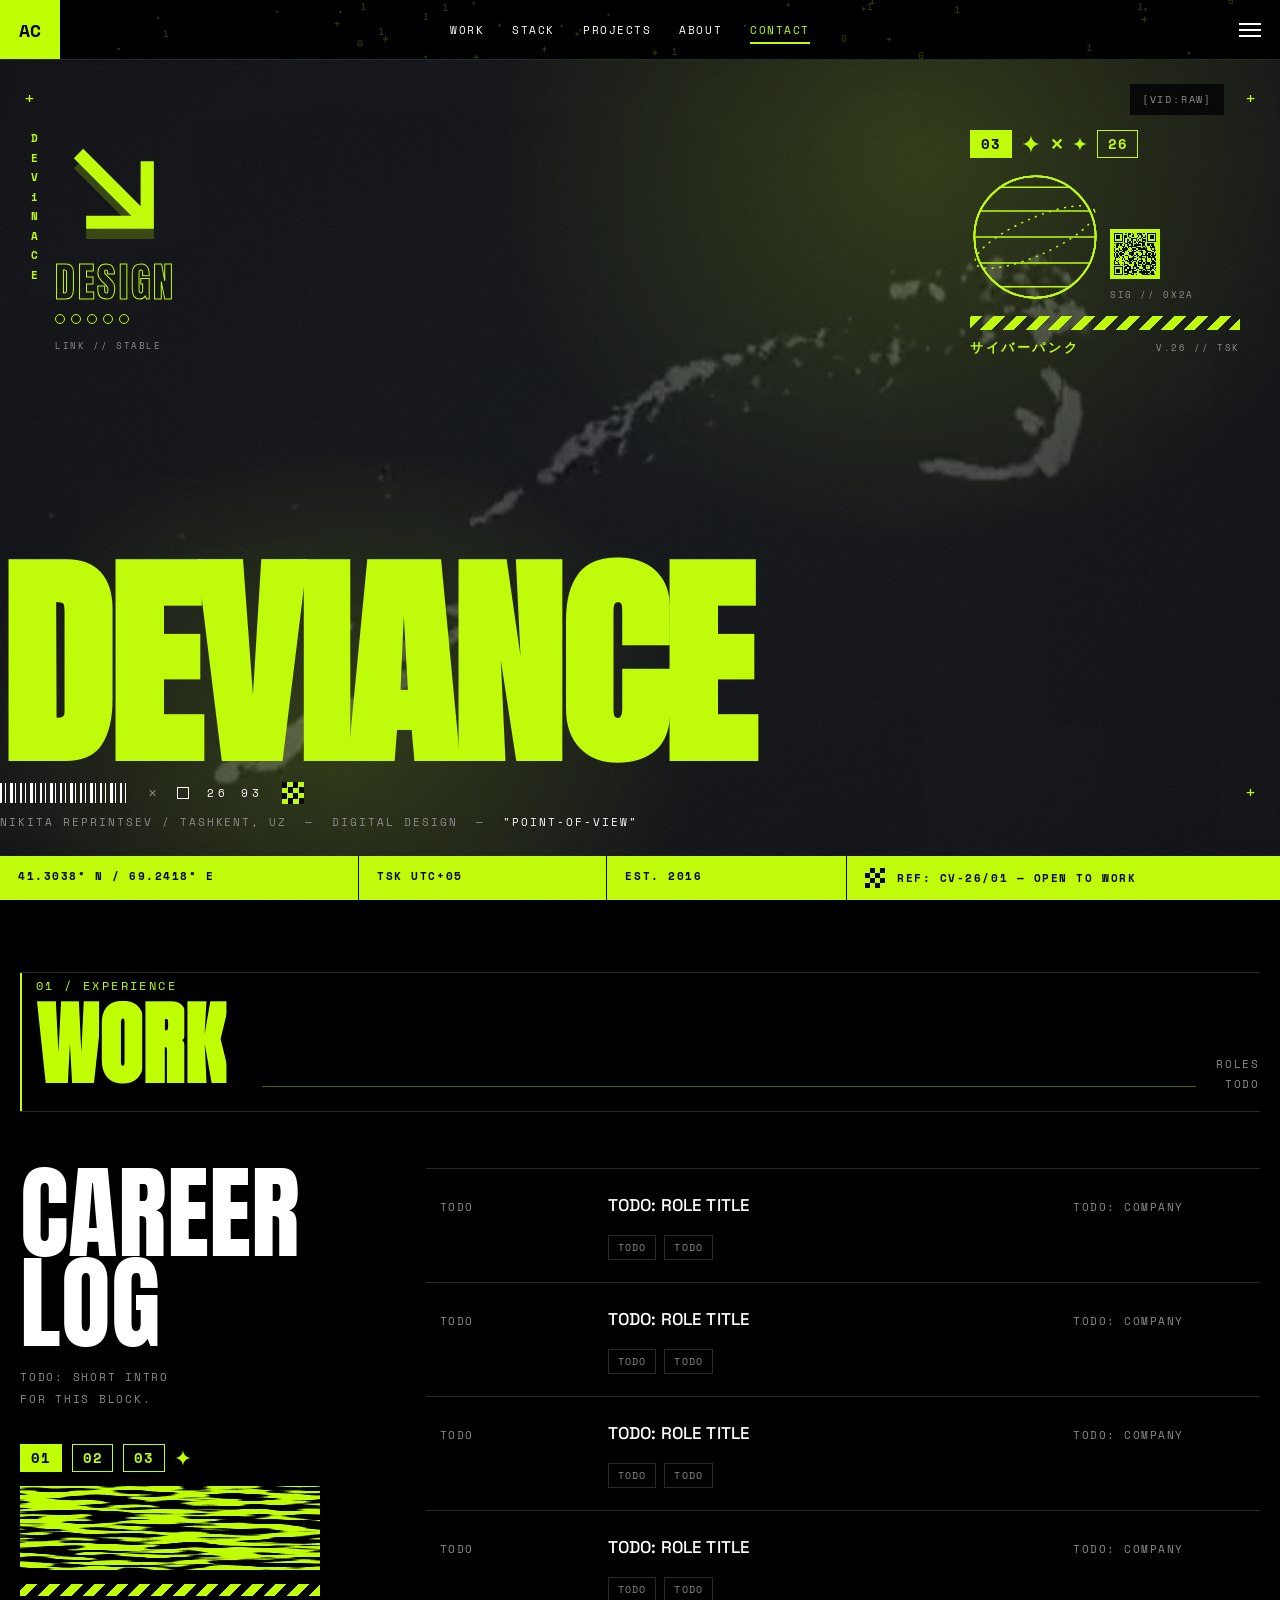
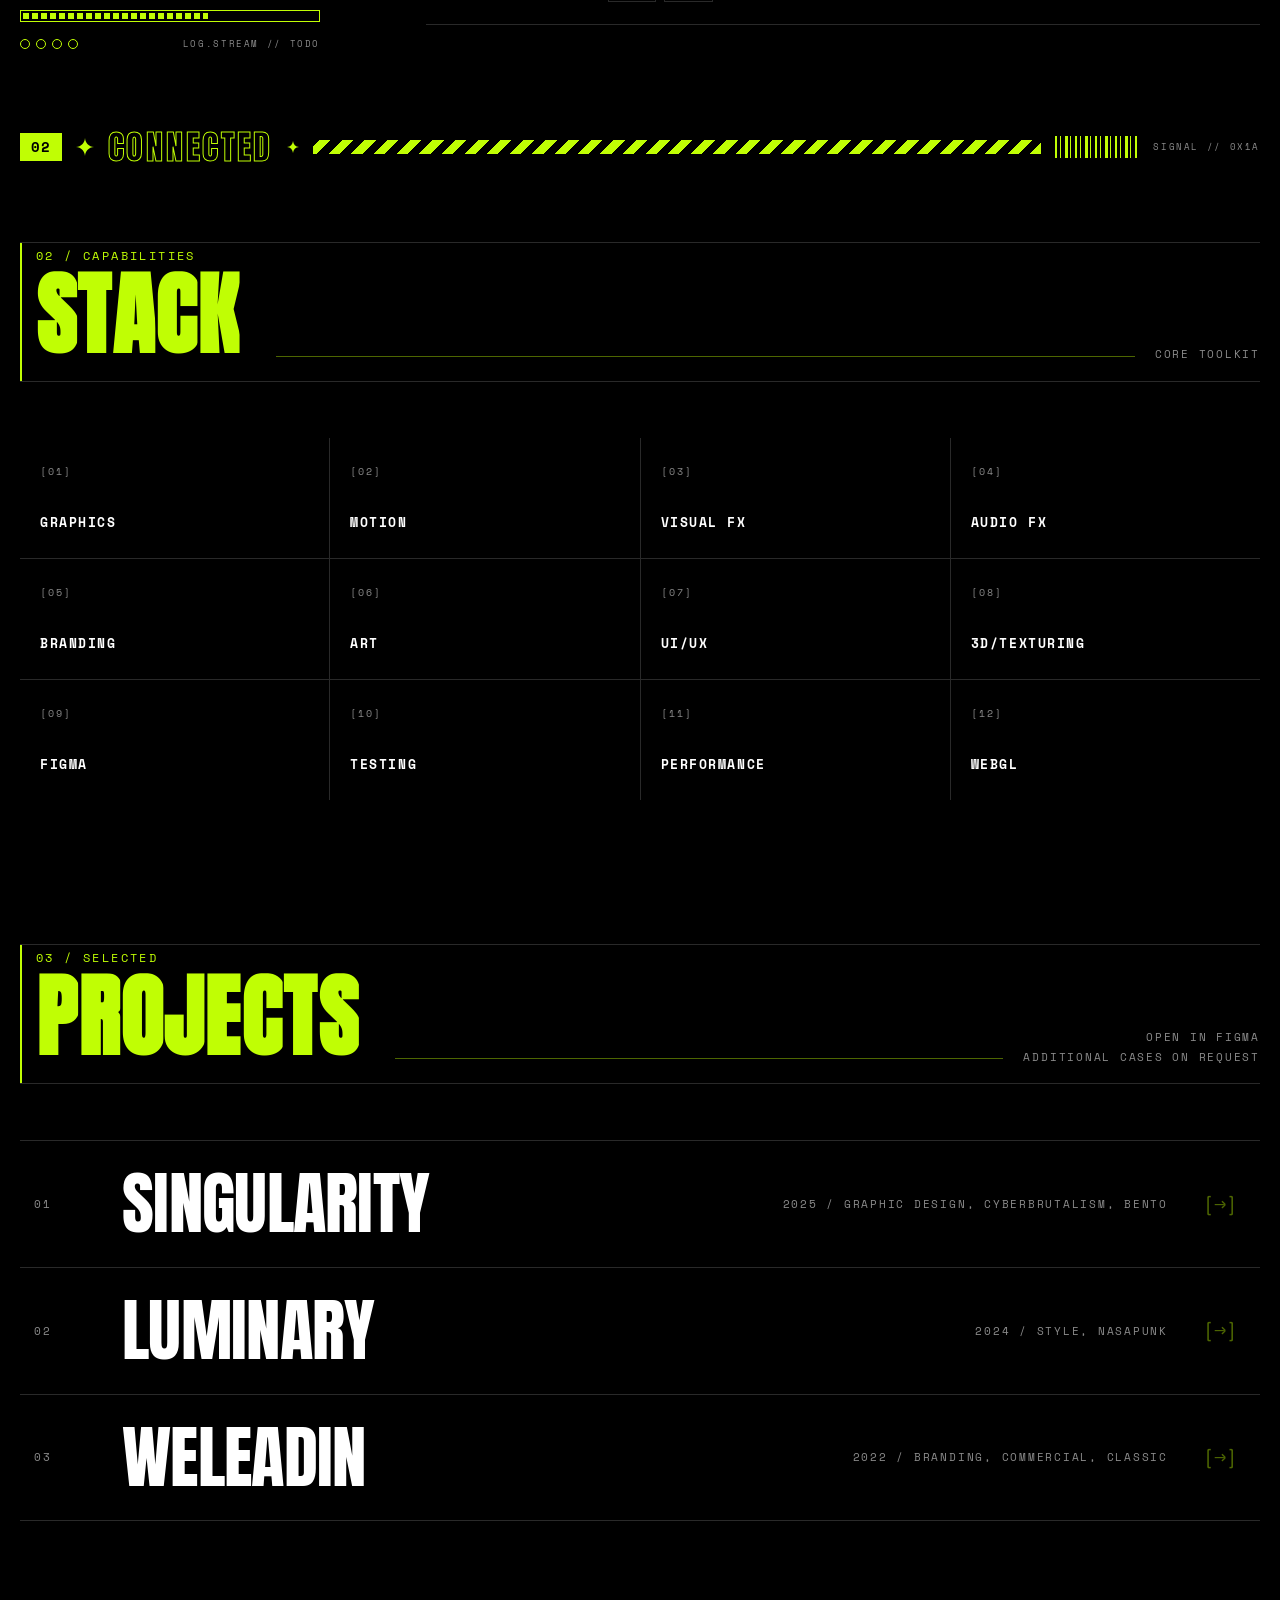
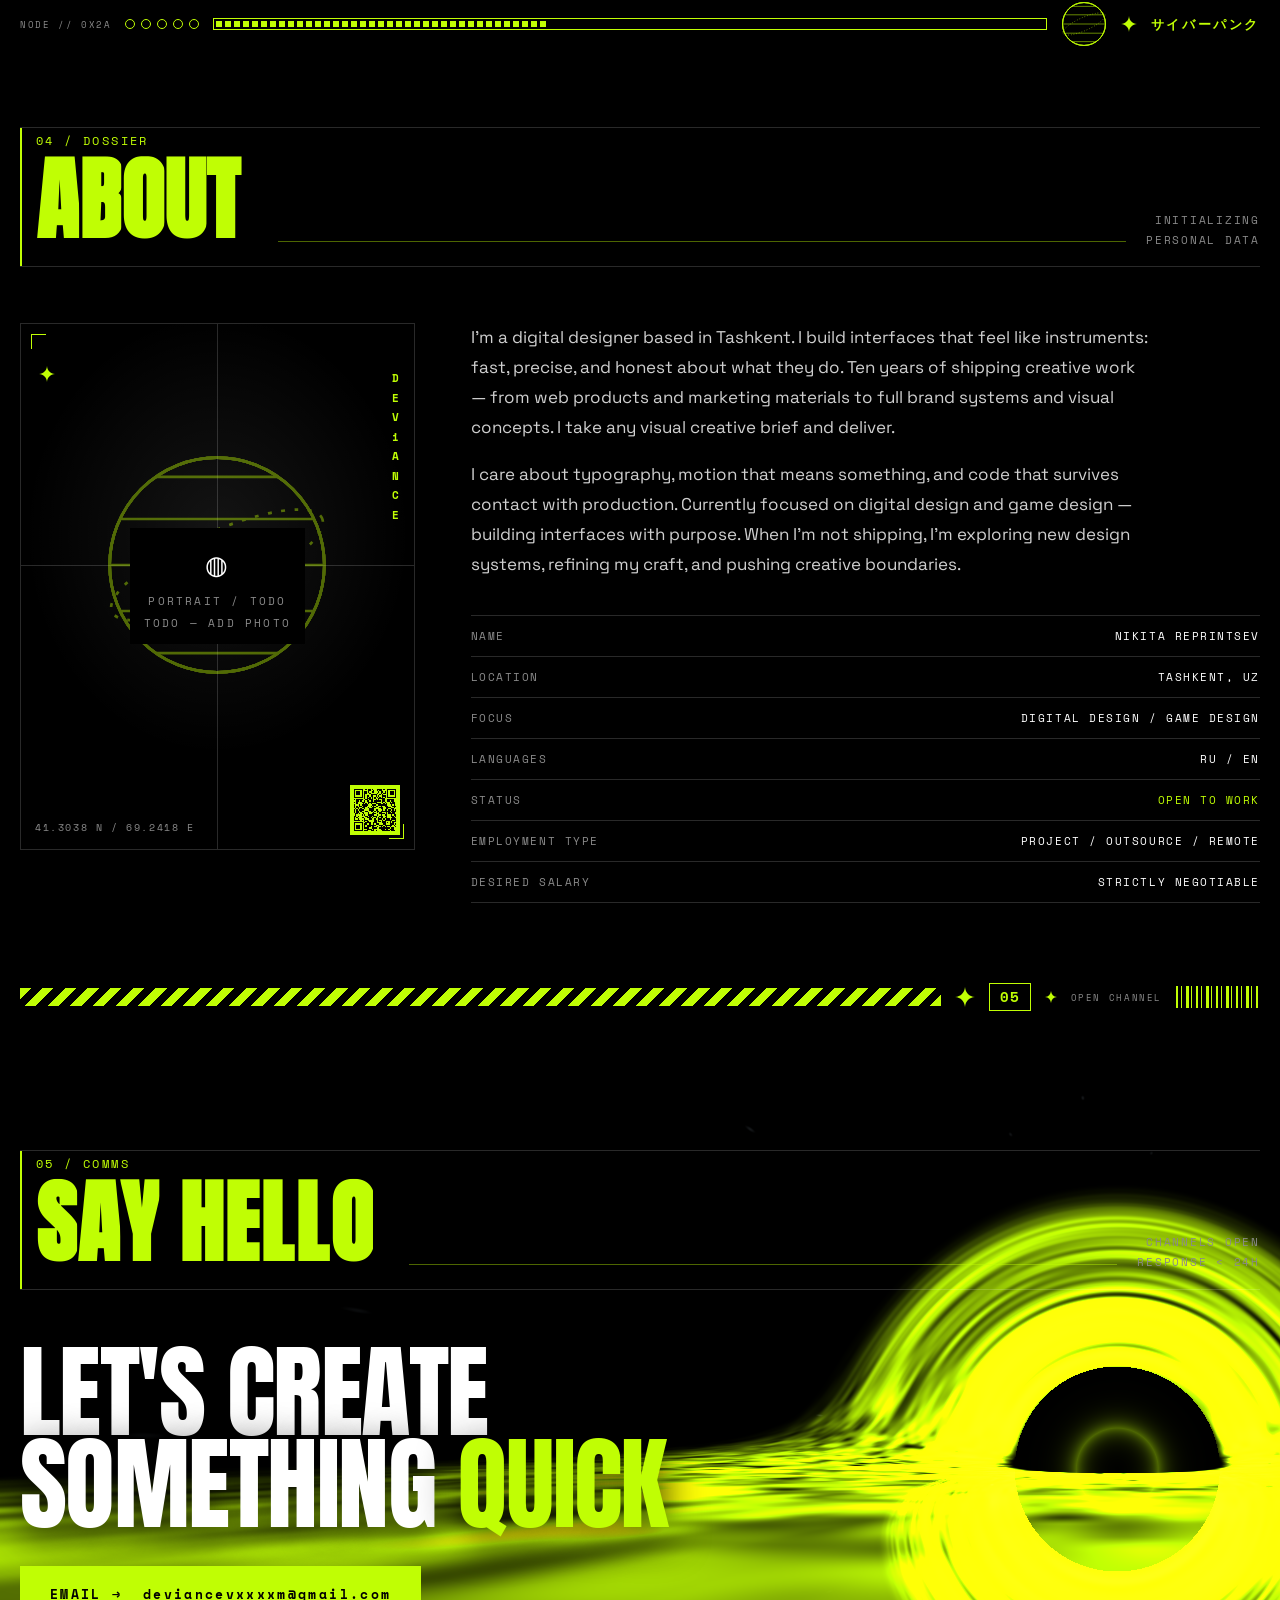
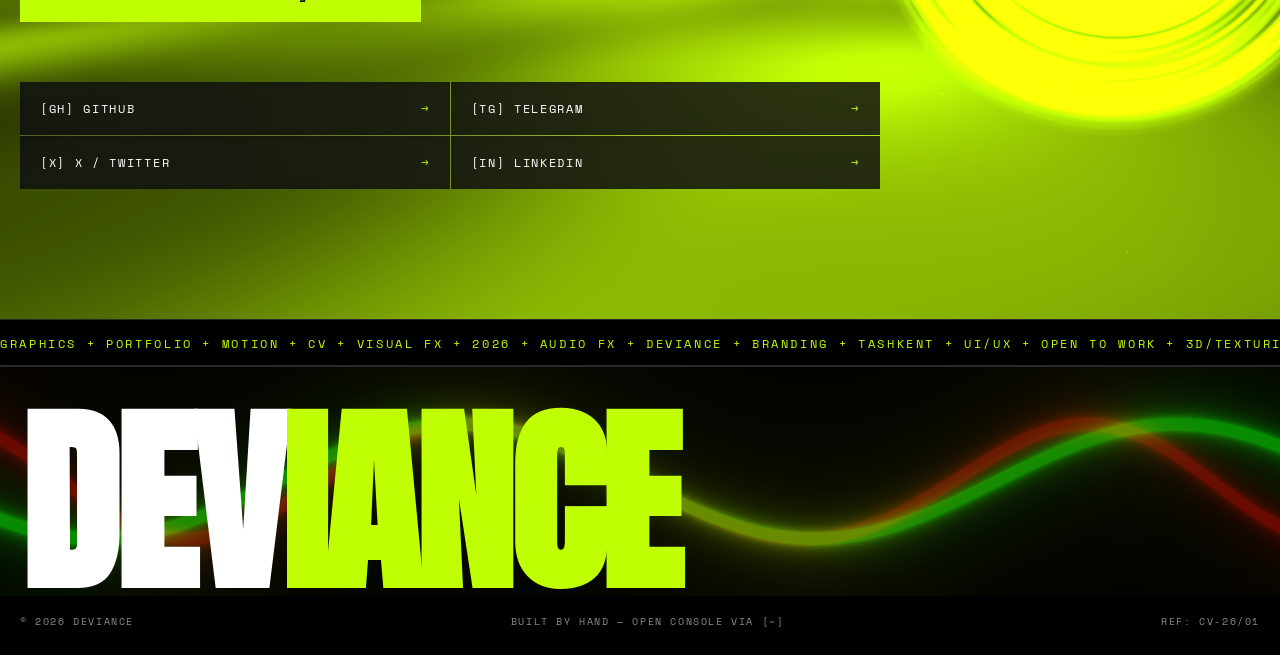
<file: index.html>
<!DOCTYPE html>
<html lang="en">
<head>
<meta charset="UTF-8">
<meta name="viewport" content="width=device-width, initial-scale=1.0">
<title>DEVIANCE — PORTFOLIO / CV</title>
<meta name="description" content="DEVIANCE — Nikita Reprintsev. Digital design from Tashkent, Uzbekistan. more then 10 years of shipping design products. Open to work.">
<meta name="keywords" content="digital design, game design, designer, Tashkent, portfolio, CV, open to work">
<meta name="theme-color" content="#000000">
<meta name="color-scheme" content="dark">
<meta name="author" content="Nikita Reprintsev">
<meta name="robots" content="index, follow">
<meta property="og:title" content="DEVIANCE — Nikita Reprintsev">
<meta property="og:description" content="Digital design from Tashkent. more then 10 years of shipping design products. Open to work.">
<meta property="og:type" content="website">
<meta property="og:url" content="https://deviancevxxxxm.github.io/">
<meta property="og:image" content="https://deviancevxxxxm.github.io/assets/og-image.png">
<meta name="twitter:card" content="summary_large_image">
<meta name="twitter:title" content="DEVIANCE — Nikita Reprintsev">
<meta name="twitter:description" content="Digital design from Tashkent. more then 10 years of shipping design products. Open to work.">
<meta name="twitter:image" content="https://deviancevxxxxm.github.io/assets/og-image.png">
<link rel="canonical" href="https://deviancevxxxxm.github.io/">
<link rel="preconnect" href="https://fonts.googleapis.com">
<link rel="preconnect" href="https://fonts.gstatic.com" crossorigin>
<link href="https://fonts.googleapis.com/css2?family=Anton&family=Space+Grotesk:wght@400;500;700&family=Space+Mono:wght@400;700&display=swap" rel="stylesheet">
<link rel="stylesheet" href="styles/main.css">
<link rel="stylesheet" href="styles/overlays.css">
<link rel="stylesheet" href="styles/page.css">
<link rel="stylesheet" href="styles/deco.css?v=1">
<noscript><style>
.reveal{opacity:1!important;transform:none!important}
.sec-head .no,.sec-head .line,.sec-head .note{clip-path:none!important;opacity:1!important;transform:none!important}
.sec-head::before{transform:none!important}
</style></noscript>
</head>
<body>
<a class="skip" href="#work">SKIP TO CONTENT</a>

<div class="filewarn" id="fileWarn" hidden>
  <canvas id="fwFx" aria-hidden="true"></canvas>
  <div class="fw-panel" role="alertdialog" aria-label="file:// protocol warning">
    <span class="plus tl" aria-hidden="true">+</span>
    <span class="plus tr" aria-hidden="true">+</span>
    <span class="plus bl" aria-hidden="true">+</span>
    <span class="plus br" aria-hidden="true">+</span>
    <div class="fw-head">[SYS://WARNING]</div>
    <p class="fw-text">SOME FEATURES ON THIS PAGE ONLY WORK WHEN DEPLOYED<br>VIA AN HTTP SERVER. IF YOU WANT TO SEE THE FULL<br>FUNCTIONALITY, PLEASE START A SERVER:</p>
    <code class="fw-cmd">python -m http.server</code>
    <p class="fw-text" style="font-size:10px;opacity:.6;margin-bottom:18px">EMBEDDED PAGES (DISC//VIZ, SLAB FIELD, GAME//SNK) REQUIRE HTTP SERVER.</p>
    <button class="fw-btn" id="fwIgnore" type="button" aria-label="Hold to dismiss the file:// warning">
      <span class="fw-label" id="fwHoldLabel">HOLD TO IGNORE</span>
    </button>
    <svg class="fw-ring" id="fwRing" aria-hidden="true">
      <rect id="fwRingRect" x="1" y="1" pathLength="1"></rect>
    </svg>
  </div>
</div>

<header class="topbar">
  <canvas id="topbar-cv"></canvas>
  <button type="button" class="logo" aria-label="Re-roll accent color" title="Re-roll accent">AC</button>
  <nav class="topnav" aria-label="Primary">
    <a href="#work">WORK</a>
    <a href="#stack">STACK</a>
    <a href="#projects">PROJECTS</a>
    <a href="#about">ABOUT</a>
    <a href="#contact">CONTACT</a>
  </nav>
  <button class="menu-btn" id="menuBtn" aria-label="Open menu" aria-expanded="false">
    <span></span><span></span><span></span>
  </button>
  <div class="progress" id="progress" aria-hidden="true"></div>
</header>

<nav class="menu" id="menu" aria-label="Menu">
  <canvas id="menu-cv"></canvas>
  <button class="close" id="menuClose" aria-label="close menu">&times;</button>
  <span class="plus tl" aria-hidden="true">+</span>
  <span class="plus tr" aria-hidden="true">+</span>
  <span class="plus bl" aria-hidden="true">+</span>
  <span class="plus br" aria-hidden="true">+</span>
  <a class="big" href="#work"><i>01</i>Work</a>
  <a class="big" href="#stack"><i>02</i>STACK</a>
  <a class="big" href="#projects"><i>03</i>PROJECTS</a>
  <a class="big" href="#about"><i>04</i>ABOUT</a>
  <a class="big" href="#contact"><i>05</i>CONTACT</a>
  <div class="foot">
    <a href="mailto:deviancevxxxxm@gmail.com">deviancevxxxxm@gmail.com</a>
    <span>TASHKENT / UTC+05</span>
    <span>© 2026 DEVIANCE</span>
  </div>
</nav>

<main id="top">
  <div id="app-home">
    <section class="hero" aria-label="Intro">
      <video class="hero-video" poster="assets/bg-poster.jpg" autoplay muted loop playsinline preload="metadata" aria-hidden="true">
        <source src="assets/bg.web.webm" type="video/webm">
      </video>
      <span class="plus tl" aria-hidden="true">+</span>
      <span class="plus tr" aria-hidden="true">+</span>
      <span class="plus br" aria-hidden="true">+</span>
      <span class="ascii-hint" id="asciiHint" aria-hidden="true">[VID:RAW]</span>

      <h1 class="hero-name">DEVIANCE</h1>

      <div class="hero-meta">
        <button type="button" class="barcode" aria-label="Open developer console" title="Open console (~)"></button>
        <span class="x" aria-hidden="true">✕</span>
        <span class="sq" aria-hidden="true"></span>
        <span class="num" aria-hidden="true">26&nbsp;93</span>
        <span class="checker-s" aria-hidden="true"></span>
      </div>
      <p class="hero-tag">NIKITA REPRINTSEV / TASHKENT, UZ &nbsp;—&nbsp; DIGITAL DESIGN &nbsp;—&nbsp; <b>"POINT-OF-VIEW"</b></p>

      <div class="strip" aria-label="Status">
        <span class="cell">41.3038° N / 69.2418° E</span>
        <span class="cell">TSK UTC+05</span>
        <span class="cell">EST. 2016</span>
        <span class="cell"><span class="checker-s" aria-hidden="true"></span>REF: CV-26/01 — OPEN TO WORK</span>
      </div>
    </section>

    <section id="work">
      <div class="wrap">
        <div class="sec-head reveal">
          <span class="no">01 / EXPERIENCE</span>
          <h2>WORK</h2><span class="line"></span>
          <span class="note">ROLES<br>TODO</span>
        </div>
        <div class="work-grid">
          <div class="work-side reveal">
            <div class="big">CAREER<br>LOG</div>
            <p class="sub">TODO: SHORT INTRO<br>FOR THIS BLOCK.</p>
          </div>
          <div>
            <article class="role reveal">
              <span class="when">TODO</span>
              <span class="what">TODO: ROLE TITLE</span>
              <span class="where">TODO: COMPANY</span>
              <span class="arr" aria-hidden="true">[→]</span>
              <span class="tags"><i>TODO</i><i>TODO</i></span>
            </article>
            <article class="role reveal d1">
              <span class="when">TODO</span>
              <span class="what">TODO: ROLE TITLE</span>
              <span class="where">TODO: COMPANY</span>
              <span class="arr" aria-hidden="true">[→]</span>
              <span class="tags"><i>TODO</i><i>TODO</i></span>
            </article>
            <article class="role reveal d2">
              <span class="when">TODO</span>
              <span class="what">TODO: ROLE TITLE</span>
              <span class="where">TODO: COMPANY</span>
              <span class="arr" aria-hidden="true">[→]</span>
              <span class="tags"><i>TODO</i><i>TODO</i></span>
            </article>
            <article class="role reveal d3">
              <span class="when">TODO</span>
              <span class="what">TODO: ROLE TITLE</span>
              <span class="where">TODO: COMPANY</span>
              <span class="arr" aria-hidden="true">[→]</span>
              <span class="tags"><i>TODO</i><i>TODO</i></span>
            </article>
          </div>
        </div>
      </div>
    </section>

    <section id="stack">
      <div class="wrap">
        <div class="sec-head reveal">
          <span class="no">02 / CAPABILITIES</span>
          <h2>STACK</h2><span class="line"></span>
          <span class="note">CORE TOOLKIT</span>
        </div>
        <div class="stack-grid reveal">
          <div class="skill"><span class="idx">[01]</span><span class="nm">GRAPHICS</span></div>
          <div class="skill"><span class="idx">[02]</span><span class="nm">MOTION</span></div>
          <div class="skill"><span class="idx">[03]</span><span class="nm">VISUAL FX</span></div>
          <div class="skill"><span class="idx">[04]</span><span class="nm">AUDIO FX</span></div>
          <div class="skill"><span class="idx">[05]</span><span class="nm">BRANDING</span></div>
          <div class="skill"><span class="idx">[06]</span><span class="nm">ART</span></div>
          <div class="skill"><span class="idx">[07]</span><span class="nm">UI/UX</span></div>
          <div class="skill"><span class="idx">[08]</span><span class="nm">3D/TEXTURING</span></div>
          <div class="skill"><span class="idx">[09]</span><span class="nm">FIGMA</span></div>
          <div class="skill"><span class="idx">[10]</span><span class="nm">TESTING</span></div>
          <div class="skill"><span class="idx">[11]</span><span class="nm">PERFORMANCE</span></div>
          <div class="skill"><span class="idx">[12]</span><span class="nm">WEBGL</span></div>
        </div>
      </div>
    </section>

    <section id="projects">
      <div class="wrap">
        <div class="sec-head reveal">
          <span class="no">03 / SELECTED</span>
          <h2>PROJECTS</h2><span class="line"></span>
          <span class="note">OPEN IN FIGMA<br>ADDITIONAL CASES ON REQUEST</span>
        </div>
        <a class="proj reveal" href="https://www.figma.com/design/cZSjUXUnSk5yAFT7tlSGAK/sngl?node-id=373-58&t=EhyAxafKgkOqed1V-1" target="_blank" rel="noopener noreferrer" data-img="assets/pic/sngl.png">
          <span class="idx">01</span>
          <span class="title">SINGULARITY</span>
          <span class="meta">2025 / GRAPHIC DESIGN, CYBERBRUTALISM, BENTO</span>
          <span class="arr">[→]</span>
        </a>
        <a class="proj reveal d1" href="https://www.figma.com/design/ecwE3jX0Z52KGOptE81sjR/Luminary?node-id=9-468&t=b3Not6VwwbaMtpjx-1" target="_blank" rel="noopener noreferrer" data-img="assets/pic/luminary.png">
          <span class="idx">02</span>
          <span class="title">LUMINARY</span>
          <span class="meta">2024 / STYLE, NASAPUNK</span>
          <span class="arr">[→]</span>
        </a>
        <a class="proj reveal d2" href="https://www.figma.com/design/QK4R4kkMUACtookTHWpZ3e/WELEADin?node-id=2052-431&t=4FAn48qUJB9kEffW-1" target="_blank" rel="noopener noreferrer" data-img="assets/pic/weleadin.png">
          <span class="idx">03</span>
          <span class="title">WELEADIN</span>
          <span class="meta">2022 / BRANDING, COMMERCIAL, CLASSIC</span>
          <span class="arr">[→]</span>
        </a>
      </div>
    </section>

    <section id="about">
      <div class="wrap">
        <div class="sec-head reveal">
          <span class="no">04 / DOSSIER</span>
          <h2>ABOUT</h2><span class="line"></span>
          <span class="note">INITIALIZING<br>PERSONAL DATA</span>
        </div>
        <div class="about-grid">
          <div class="portrait reveal" role="img" aria-label="Portrait placeholder">
            <div class="ph"><b>◍</b>PORTRAIT / TODO<br>TODO — ADD PHOTO</div>
            <span class="cap">41.3038 N / 69.2418 E</span>
          </div>
          <div class="about-copy">
            <p class="reveal">I'm a digital designer based in Tashkent. I build interfaces that feel like instruments: fast, precise, and honest about what they do. Ten years of shipping creative work — from web products and marketing materials to full brand systems and visual concepts. I take any visual creative brief and deliver.</p>
            <p class="reveal d1">I care about typography, motion that means something, and code that survives contact with production. Currently focused on digital design and game design — building interfaces with purpose. When I'm not shipping, I'm exploring new design systems, refining my craft, and pushing creative boundaries.</p>
            <div class="facts reveal d2">
              <div><span>NAME</span><span>NIKITA REPRINTSEV</span></div>
              <div><span>LOCATION</span><span>TASHKENT, UZ</span></div>
              <div><span>FOCUS</span><span>DIGITAL DESIGN / GAME DESIGN</span></div>
              <div><span>LANGUAGES</span><span>RU / EN</span></div>
              <div><span>STATUS</span><span class="acid">OPEN TO WORK</span></div>
              <div><span>EMPLOYMENT TYPE</span><span>PROJECT / OUTSOURCE / REMOTE</span></div>
              <div><span>DESIRED SALARY</span><span>STRICTLY NEGOTIABLE</span></div>
            </div>
          </div>
        </div>
      </div>
    </section>

    <section id="contact" class="contact">
      <canvas id="contact-cv"></canvas>
      
      <div class="wrap contact-content">
        <div class="sec-head reveal">
          <span class="no">05 / COMMS</span>
          <h2>SAY HELLO</h2><span class="line"></span>
          <span class="note">CHANNELS OPEN<br>RESPONSE &lt; 24H</span>
        </div>
        <p class="huge reveal">LET'S CREATE<br>SOMETHING <span class="acid word-rotator" id="wordRotator">FAST</span></p>
        <a class="cta reveal d1" href="mailto:deviancevxxxxm@gmail.com">EMAIL → &nbsp;deviancevxxxxm@gmail.com</a>
        <div class="socials reveal d2">
          <a href="https://github.com/deviancevxxxxm" target="_blank" rel="noopener noreferrer"><span>[GH] GITHUB</span><i>→</i></a>
          <a href="https://t.me/deviance" target="_blank" rel="noopener noreferrer"><span>[TG] TELEGRAM</span><i>→</i></a>
          <a href="https://x.com/ecnaived" target="_blank" rel="noopener noreferrer"><span>[X] X / TWITTER</span><i>→</i></a>
          <a href="https://www.linkedin.com/in/deviance/" target="_blank" rel="noopener noreferrer"><span>[IN] LINKEDIN</span><i>→</i></a>
        </div>
      </div>
    </section>
  </div>

  <div id="app-page" hidden></div>
</main>

<footer>
  <div class="ticker" aria-hidden="true">
    <div class="track">
      <span>GRAPHICS + PORTFOLIO + MOTION + CV + VISUAL FX + 2026 + AUDIO FX + DEVIANCE + BRANDING + TASHKENT + UI/UX + OPEN TO WORK + 3D/TEXTURING + GAME DESIGN + WEBGL &nbsp;&nbsp;</span>
      <span aria-hidden="true">GRAPHICS + PORTFOLIO + MOTION + CV + VISUAL FX + 2026 + AUDIO FX + DEVIANCE + BRANDING + TASHKENT + UI/UX + OPEN TO WORK + 3D/TEXTURING + GAME DESIGN + WEBGL &nbsp;&nbsp;</span>
    </div>
  </div>
  <div class="foot-word">
    <canvas class="footword-bg" aria-hidden="true"></canvas>
    <h3>DEV<em>IANCE</em></h3>
  </div>
  <div class="foot-meta">
    <span>© 2026 DEVIANCE</span>
    <span>BUILT BY HAND — OPEN CONSOLE VIA [~]</span>
    <span>REF: CV-26/01</span>
  </div>
</footer>

<button class="page-cmd" id="pageCmd" type="button" aria-label="Open console">[~] CONSOLE</button>

<div class="crt" id="crt" aria-hidden="true"></div>

<div class="cursor" id="cursor" aria-hidden="true">
  <img class="cn" src="assets/cursor.png" alt="" draggable="false">
  <img class="ch" src="assets/cursor-hover.png" alt="" draggable="false">
</div>

<script src="scripts/boot.js"></script>
<script defer src="scripts/ui.js"></script>
<script defer src="scripts/hero-fx.js"></script>
<script defer src="scripts/console.js"></script>
<script defer src="scripts/contact-fx.js"></script>
<script defer src="scripts/topbar-fx.js"></script>
<script defer src="scripts/menu-fx.js"></script>


<script defer src="scripts/page-modules.js?v=3"></script>
<script defer src="scripts/deco.js?v=1"></script>
<script defer src="scripts/pages-router.js?v=3"></script>
</body>
</html>
</file>
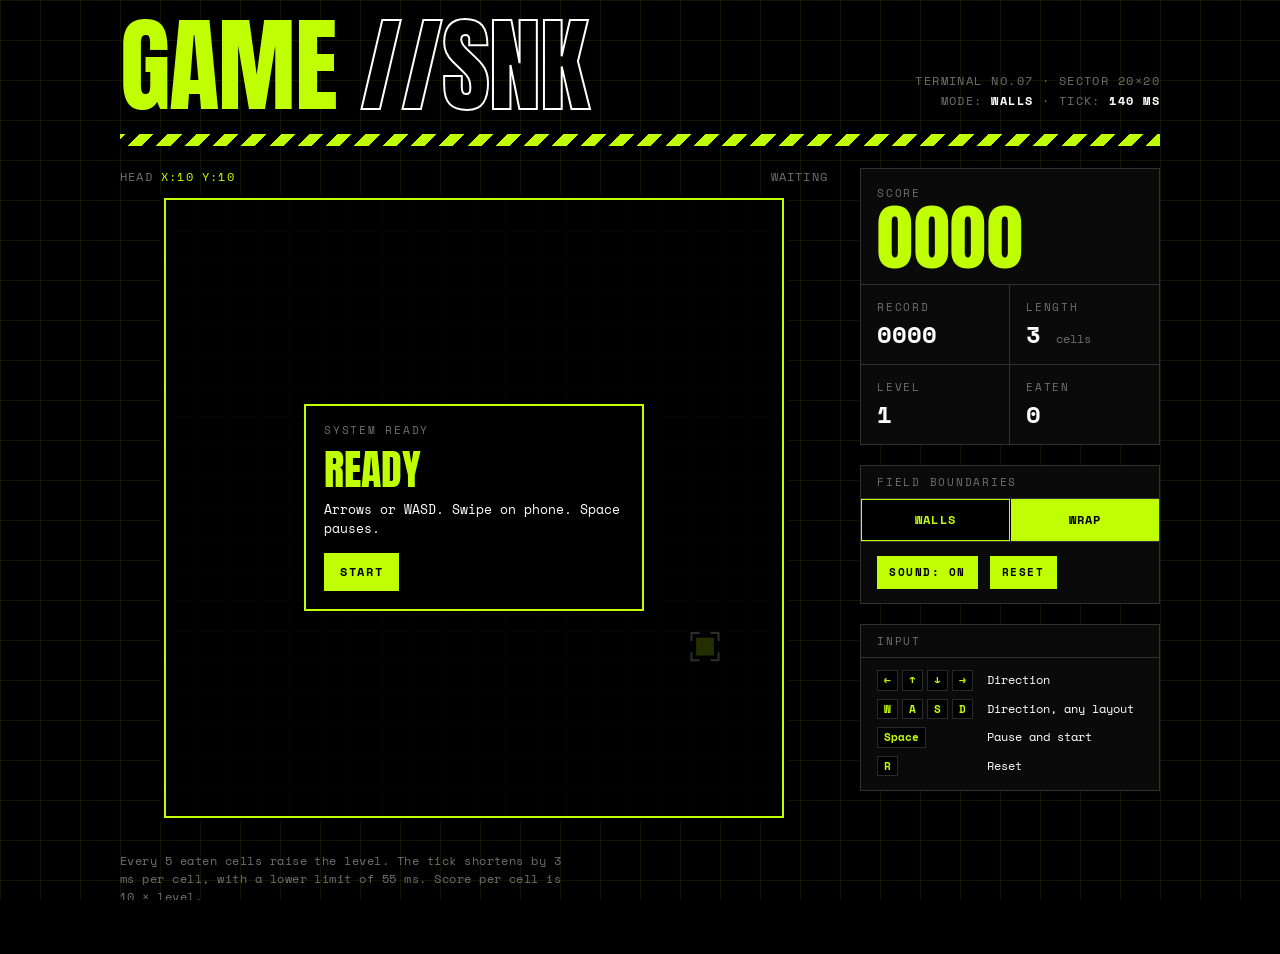
<file: pages/game-snk.html>
<!doctype html><html><head><meta charset=utf8><meta name=viewport content="width=device-width,initial-scale=1,viewport-fit=cover"><style>:root{color-scheme:dark;box-sizing:border-box;padding-top:env(safe-area-inset-top,0px);padding-bottom:env(safe-area-inset-bottom,0px)}html{scroll-padding-top:env(safe-area-inset-top,0px)}body{margin:0;padding:0;font:14px -apple-system,BlinkMacSystemFont,sans-serif;background:#000;color:#fff}img{max-width:100%}[hidden]:not([hidden=until-found i]){display:none!important}html,body{height:100%;overflow:hidden}</style></head><body>
<title>GAME//SNK</title>
<meta name="viewport" content="width=device-width, initial-scale=1.0">
<link rel="preconnect" href="https://fonts.googleapis.com">
<link rel="preconnect" href="https://fonts.gstatic.com" crossorigin>
<link rel="stylesheet" href="https://fonts.googleapis.com/css2?family=Anton&family=Space+Mono:wght@400;700&display=swap">
<style>
:root {
  --bg: #000;
  --panel: #0a0a0a;
  --board: #000;
  --ink: #fff;
  --acid: #c0fe04;
  --accent: var(--acid);
  --on-accent: #000;
  --grid: color-mix(in srgb, var(--acid) 8%, transparent);
  --muted: #6f6f6f;
  --hair: rgba(255,255,255,.16);
  --display: 'Anton', Impact, 'Arial Narrow', sans-serif;
  --mono: 'Space Mono', ui-monospace, 'SFMono-Regular', Menlo, Consolas, monospace;
  color-scheme: dark;
}

* { box-sizing: border-box; }
body {
  background-color: var(--bg);
  background-image:
    linear-gradient(var(--grid) 1px, transparent 1px),
    linear-gradient(90deg, var(--grid) 1px, transparent 1px);
  background-size: 40px 40px;
  color: var(--ink);
  font-family: var(--mono);
  font-size: 14px;
  line-height: 1.5;
  padding-block: 20px 36px;
  padding-left: max(16px, env(safe-area-inset-left, 0px));
  padding-right: max(16px, env(safe-area-inset-right, 0px));
  display: flex;
  align-items: flex-start;
  justify-content: center;
  overflow-x: hidden;
  overflow-y: auto;
}
button { font: inherit; color: inherit; }
:focus-visible { outline: 2px solid var(--accent); outline-offset: 3px; }

.wrap { 
  width: 100%; 
  max-width: 1040px; 
  display: flex; 
  flex-direction: column; 
  gap: 22px; 
  margin-block: auto;
}

.top {
  display: flex; flex-wrap: wrap; align-items: flex-end; justify-content: space-between;
  gap: 10px 24px;
}
h1 {
  margin: 0; font-family: var(--display); font-weight: 400; text-transform: uppercase;
  font-size: clamp(46px, 11vw, 104px); line-height: 0.88; letter-spacing: -0.01em;
  text-wrap: balance;
  color: var(--accent);
}
h1 .ghost { color: transparent; -webkit-text-stroke: 2px var(--ink); }
.meta { font-size: 12px; text-transform: uppercase; letter-spacing: 0.12em; line-height: 1.7; text-align: right; color: var(--muted); }
.meta b { font-weight: 700; color: var(--ink); }
.stripe {
  height: 12px;
  background: repeating-linear-gradient(-45deg, var(--accent) 0 10px, #000 10px 20px);
  border: 0;
}

.stage { display: grid; grid-template-columns: minmax(0, 1fr) 300px; gap: 32px; align-items: start; flex: 1; min-height: 0; }
.board-col { display: flex; flex-direction: column; gap: 12px; min-width: 0; height: 100%; }
.board-bar {
  display: flex; justify-content: space-between; gap: 12px; flex-wrap: wrap;
  font-size: 12px; letter-spacing: 0.1em; text-transform: uppercase;
  color: var(--muted);
}
.board-bar .coords { font-variant-numeric: tabular-nums; color: var(--accent); }

.frame {
  position: relative; border: 2px solid var(--accent); background: var(--board);
  box-shadow: 0 0 0 4px #000, 4px 4px 0 var(--accent);
  margin: 0 auto;
  width: 100%;
  max-width: calc(100vh - 280px);
  aspect-ratio: 1 / 1;
}
.frame.shake { animation: shake 0.42s steps(2, end) 1; }
.frame.hit::after {
  content: ""; position: absolute; inset: 0; border: 4px solid var(--accent); pointer-events: none;
}
canvas { display: block; width: 100%; height: 100%; object-fit: contain; touch-action: none; }

.overlay {
  position: absolute; inset: 0; display: flex; align-items: center; justify-content: center; padding: 16px;
  background: rgba(0,0,0,.82);
}
.overlay[hidden] { display: none; }
.ov-box {
  background: #000; border: 2px solid var(--accent); padding: 16px 18px 18px;
  max-width: 100%; width: 340px; display: flex; flex-direction: column; gap: 10px;
}
.ov-tag { font-size: 11px; letter-spacing: 0.16em; text-transform: uppercase; color: var(--muted); }
.ov-title {
  margin: 0; font-family: var(--display); font-weight: 400; text-transform: uppercase;
  font-size: clamp(28px, 7vw, 42px); line-height: 0.98; text-wrap: balance;
  color: var(--accent);
}
.ov-title.glitch { animation: glitch 0.7s steps(1, end) 1; }
.ov-sub { margin: 0; font-size: 13px; line-height: 1.5; color: var(--ink); }
.ov-box .btn { align-self: flex-start; margin-top: 4px; }

.btn {
  font-family: var(--mono);
  font-weight: 700; font-size: 12px; text-transform: uppercase; letter-spacing: 0.14em;
  background: var(--accent); color: var(--on-accent); border: 0;
  padding: 10px 16px; cursor: pointer;
  transition: transform 0.2s ease, box-shadow 0.2s ease;
}
.btn:hover {
  transform: translate(2px, -2px);
  box-shadow: -2px 2px 0 var(--ink);
}
.btn:active {
  transform: translate(2px, 2px);
  box-shadow: 0 0 0;
}
.btn.alt { background: var(--accent); }

.pad {
  display: none; grid-template-columns: repeat(3, 64px); grid-template-rows: repeat(2, 64px);
  gap: 8px; justify-content: center; padding: 4px 0 8px;
}
.pad button {
  background: var(--accent); color: var(--on-accent); border: 0;
  font-size: 24px; font-weight: 700; cursor: pointer; touch-action: manipulation;
  transition: transform 0.1s;
}
.pad button:active { transform: translate(2px, 2px); }
.pad [data-dir="up"] { grid-column: 2; grid-row: 1; }
.pad [data-dir="left"] { grid-column: 1; grid-row: 2; }
.pad [data-dir="down"] { grid-column: 2; grid-row: 2; }
.pad [data-dir="right"] { grid-column: 3; grid-row: 2; }

.side { display: flex; flex-direction: column; gap: 20px; min-width: 0; }
.panel { background: var(--panel); border: 1px solid var(--hair); margin-right: 0; }
.label { font-size: 11px; letter-spacing: 0.16em; text-transform: uppercase; color: var(--muted); }
.score { padding: 12px 16px 10px; border-bottom: 1px solid var(--hair); }
.score .num {
  display: block; font-family: var(--display); font-size: 72px; line-height: 1; letter-spacing: 0.01em;
  font-variant-numeric: tabular-nums; min-width: 4ch;
  color: var(--accent);
}
.cells { display: grid; grid-template-columns: 1fr 1fr; }
.cell { padding: 10px 16px 12px; min-width: 0; }
.cell:nth-child(odd) { border-right: 1px solid var(--hair); }
.cell:nth-child(n+3) { border-top: 1px solid var(--hair); }
.cell .val { display: block; font-size: 24px; font-weight: 700; font-variant-numeric: tabular-nums; color: var(--ink); }
.cell .val small { font-size: 12px; font-weight: 500; color: var(--muted); }

.group-head { padding: 8px 16px; border-bottom: 1px solid var(--hair); }
.seg { display: grid; grid-template-columns: 1fr 1fr; gap: 0; }
.seg button {
  background: var(--accent); color: var(--on-accent); border: 0;
  padding: 12px 8px; cursor: pointer; font-weight: 700;
  text-transform: uppercase; letter-spacing: 0.1em; font-size: 12px;
  font-family: var(--mono);
  transition: transform 0.2s, box-shadow 0.2s, background 0.2s, color 0.2s;
}
.seg button + button { border-left: 1px solid #000; }
.seg button:hover {
  transform: translate(0, -1px);
  box-shadow: 0 -2px 0 var(--ink);
}
.seg button[aria-pressed="true"] {
  background: #000;
  color: var(--accent);
  box-shadow: inset 0 0 0 1px var(--accent);
}
.tools { display: flex; gap: 12px; flex-wrap: wrap; padding: 14px 16px; border-top: 1px solid var(--hair); }
.tools .btn { padding: 8px 12px; font-size: 11px; }

.keys { margin: 0; padding: 12px 16px 14px; display: grid; grid-template-columns: auto 1fr; gap: 8px 14px; align-items: center; font-size: 12px; color: var(--muted); }
.keys dt { display: flex; gap: 4px; flex-wrap: wrap; }
.keys dd { margin: 0; color: var(--ink); }
kbd {
  font-family: var(--mono); font-size: 11px; font-weight: 700; padding: 1px 6px;
  border: 1px solid var(--hair); background: #000; color: var(--accent);
}
.foot { font-size: 12px; color: var(--muted); letter-spacing: 0.04em; max-width: 64ch; }

@keyframes shake {
  0% { transform: translate(0, 0); } 25% { transform: translate(-7px, 3px); }
  50% { transform: translate(6px, -4px); } 75% { transform: translate(-3px, -2px); } 100% { transform: translate(0, 0); }
}
@keyframes glitch {
  0% { text-shadow: 5px 0 var(--accent), -5px 0 var(--ink); transform: translateX(-4px); }
  20% { text-shadow: -4px 2px var(--accent), 4px -2px var(--ink); transform: translateX(5px); }
  40% { text-shadow: 3px 0 var(--accent); transform: translateX(0); }
  60% { text-shadow: -6px 0 var(--accent), 6px 0 var(--ink); transform: translateX(-3px); }
  100% { text-shadow: none; transform: none; }
}
@media (prefers-reduced-motion: reduce) {
  .frame.shake, .ov-title.glitch { animation: none; }
  .btn, .pad button, .seg button { transition: none; }
}

@media (max-width: 820px) {
  .stage { grid-template-columns: minmax(0, 1fr); gap: 24px; }
  .meta { text-align: left; }
}
@media (max-width: 820px), (pointer: coarse) {
  .pad { display: grid; }
}
@media (max-width: 480px) {
  .frame { box-shadow: 0 0 0 3px #000, 3px 3px 0 var(--accent); margin-right: 3px; margin-bottom: 3px; }
  .score .num { font-size: 60px; }
}
</style>

<div class="wrap">
  <header class="top">
    <h1>GAME <span class="ghost">//SNK</span></h1>
    <div class="meta">
      Terminal No.07 · sector 20×20<br>
      Mode: <b id="modeLabel">walls</b> · Tick: <b id="tickLabel">140 ms</b>
    </div>
  </header>
  <div class="stripe" aria-hidden="true"></div>

  <main class="stage">
    <section class="board-col" aria-label="Game field">
      <div class="board-bar">
        <span>Head <span class="coords" id="coords">X:09 Y:10</span></span>
        <span id="statusLabel">Waiting</span>
      </div>

      <div class="frame" id="frame">
        <canvas id="cv" width="560" height="560" role="img" aria-label="20 by 20 snake field"></canvas>
        <div class="overlay" id="overlay">
          <div class="ov-box">
            <span class="ov-tag" id="ovTag">System ready</span>
            <h2 class="ov-title" id="ovTitle">Ready</h2>
            <p class="ov-sub" id="ovSub">Arrows or WASD. Swipe on phone. Space pauses.</p>
            <button class="btn" id="ovBtn" type="button">Start</button>
          </div>
        </div>
      </div>

      <div class="pad" aria-label="Touch controls">
        <button type="button" data-dir="up" aria-label="Up">↑</button>
        <button type="button" data-dir="left" aria-label="Left">←</button>
        <button type="button" data-dir="down" aria-label="Down">↓</button>
        <button type="button" data-dir="right" aria-label="Right">→</button>
      </div>
    </section>

    <aside class="side" aria-label="Control panel">
      <div class="panel">
        <div class="score">
          <span class="label">Score</span>
          <span class="num" id="score">0000</span>
        </div>
        <div class="cells">
          <div class="cell"><span class="label">Record</span><span class="val" id="best">0000</span></div>
          <div class="cell"><span class="label">Length</span><span class="val" id="len">3 <small>cells</small></span></div>
          <div class="cell"><span class="label">Level</span><span class="val" id="lvl">1</span></div>
          <div class="cell"><span class="label">Eaten</span><span class="val" id="eaten">0</span></div>
        </div>
      </div>

      <div class="panel">
        <div class="group-head label">Field boundaries</div>
        <div class="seg" role="group" aria-label="Boundary mode">
          <button type="button" id="mWall" aria-pressed="true">Walls</button>
          <button type="button" id="mWrap" aria-pressed="false">Wrap</button>
        </div>
        <div class="tools">
          <button class="btn alt" type="button" id="snd" aria-pressed="true">Sound: on</button>
          <button class="btn alt" type="button" id="restart">Reset</button>
        </div>
      </div>

      <div class="panel">
        <div class="group-head label">Input</div>
        <dl class="keys">
          <dt><kbd>←</kbd><kbd>↑</kbd><kbd>↓</kbd><kbd>→</kbd></dt><dd>Direction</dd>
          <dt><kbd>W</kbd><kbd>A</kbd><kbd>S</kbd><kbd>D</kbd></dt><dd>Direction, any layout</dd>
          <dt><kbd>Space</kbd></dt><dd>Pause and start</dd>
          <dt><kbd>R</kbd></dt><dd>Reset</dd>
        </dl>
      </div>
    </aside>
  </main>

  <p class="foot">Every 5 eaten cells raise the level. The tick shortens by 3 ms per cell, with a lower limit of 55 ms. Score per cell is 10 × level.</p>
</div>

<script>
(function () {
  'use strict';
  var N = 20;
  var cv = document.getElementById('cv');
  var ctx = cv.getContext('2d');
  var frame = document.getElementById('frame');
  var overlay = document.getElementById('overlay');
  var el = {
    ovTag: document.getElementById('ovTag'), ovTitle: document.getElementById('ovTitle'),
    ovSub: document.getElementById('ovSub'), ovBtn: document.getElementById('ovBtn'),
    score: document.getElementById('score'), best: document.getElementById('best'),
    len: document.getElementById('len'), lvl: document.getElementById('lvl'), eaten: document.getElementById('eaten'),
    coords: document.getElementById('coords'), status: document.getElementById('statusLabel'),
    modeLabel: document.getElementById('modeLabel'), tickLabel: document.getElementById('tickLabel'),
    mWall: document.getElementById('mWall'), mWrap: document.getElementById('mWrap'),
    snd: document.getElementById('snd'), restart: document.getElementById('restart')
  };
  var reduce = window.matchMedia('(prefers-reduced-motion: reduce)');
  function col(name) {
    return getComputedStyle(document.documentElement).getPropertyValue(name).trim();
  }

  var state = 'idle';
  var mode = 'wall';
  var snake, dir, queue, food, score, eaten, tickMs, acc, last, bestScore, reason, newRecord;
  var sndOn = true, audio = null;

  function pad(n, w) { var s = String(n); while (s.length < w) s = '0' + s; return s; }
  function level() { return 1 + Math.floor(eaten / 5); }
  function loadBest() { try { return parseInt(localStorage.getItem('zb-best-' + mode), 10) || 0; } catch (e) { return 0; } }
  function saveBest(v) { try { localStorage.setItem('zb-best-' + mode, String(v)); } catch (e) {} }

  function beep(freq, dur, type, vol) {
    if (!sndOn) return;
    try {
      audio = audio || new (window.AudioContext || window.webkitAudioContext)();
      if (audio.state === 'suspended') audio.resume();
      var o = audio.createOscillator(), g = audio.createGain();
      o.type = type || 'square'; o.frequency.value = freq; g.gain.value = vol || 0.04;
      o.connect(g); g.connect(audio.destination);
      o.start(); g.gain.exponentialRampToValueAtTime(0.0001, audio.currentTime + dur); o.stop(audio.currentTime + dur);
    } catch (e) {}
  }

  function placeFood() {
    var free = [], taken = {};
    snake.forEach(function (s) { taken[s.x + ',' + s.y] = 1; });
    for (var y = 0; y < N; y++) for (var x = 0; x < N; x++) if (!taken[x + ',' + y]) free.push({ x: x, y: y });
    if (!free.length) { food = null; return false; }
    food = free[Math.floor(Math.random() * free.length)];
    return true;
  }

  function reset() {
    snake = [{ x: 10, y: 10 }, { x: 9, y: 10 }, { x: 8, y: 10 }];
    dir = { x: 1, y: 0 }; queue = [];
    score = 0; eaten = 0; tickMs = 140; acc = 0; reason = ''; newRecord = false;
    bestScore = loadBest();
    placeFood();
  }

  function setOverlay(kind) {
    el.ovTitle.classList.remove('glitch');
    if (kind === 'run') { overlay.hidden = true; return; }
    overlay.hidden = false;
    if (kind === 'idle') {
      el.ovTag.textContent = 'System ready';
      el.ovTitle.textContent = 'Ready';
      el.ovSub.textContent = 'Arrows or WASD. Swipe on phone. Space pauses.';
      el.ovBtn.textContent = 'Start';
    } else if (kind === 'pause') {
      el.ovTag.textContent = 'Clock stopped';
      el.ovTitle.textContent = 'Pause';
      el.ovSub.textContent = 'Score ' + pad(score, 4) + ', length ' + snake.length + '. Press space or the button.';
      el.ovBtn.textContent = 'Continue';
    } else {
      el.ovTag.textContent = newRecord ? 'New record' : 'Run interrupted';
      el.ovTitle.textContent = reason === 'win' ? 'Field filled' : 'System failure';
      el.ovSub.textContent = (reason === 'wall' ? 'Wall contact. ' : reason === 'self' ? 'Self contact. ' : 'No free cells remain. ') +
        'Score ' + pad(score, 4) + ', length ' + snake.length + '.';
      el.ovBtn.textContent = 'Play again';
      void el.ovTitle.offsetWidth;
      if (!reduce.matches) el.ovTitle.classList.add('glitch');
    }
  }

  var statusText = { idle: 'Waiting', run: 'Active', pause: 'Paused', over: 'Failure' };
  function ui() {
    el.score.textContent = pad(score, 4);
    el.best.textContent = pad(Math.max(bestScore, score), 4);
    el.len.innerHTML = snake.length + ' <small>cells</small>';
    el.lvl.textContent = level();
    el.eaten.textContent = eaten;
    el.coords.textContent = 'X:' + pad(snake[0].x, 2) + ' Y:' + pad(snake[0].y, 2);
    el.status.textContent = statusText[state];
    el.tickLabel.textContent = Math.round(tickMs) + ' ms';
    el.modeLabel.textContent = mode === 'wall' ? 'walls' : 'wrap';
  }

  function start() { reset(); state = 'run'; last = performance.now(); setOverlay('run'); ui(); beep(520, 0.06); }
  function pauseGame() { if (state === 'run') { state = 'pause'; setOverlay('pause'); ui(); } }
  function resumeGame() { if (state === 'pause') { state = 'run'; last = performance.now(); acc = 0; setOverlay('run'); ui(); } }
  function toIdle() { reset(); state = 'idle'; setOverlay('idle'); ui(); }
  function toggle() { if (state === 'run') pauseGame(); else if (state === 'pause') resumeGame(); else start(); }

  function die(why) {
    state = 'over'; reason = why;
    if (score > bestScore) { bestScore = score; newRecord = score > 0; saveBest(score); }
    setOverlay('over'); ui();
    frame.classList.remove('shake'); void frame.offsetWidth;
    if (!reduce.matches) frame.classList.add('shake');
    beep(220, 0.14, 'sawtooth', 0.05);
    setTimeout(function () { beep(150, 0.16, 'sawtooth', 0.05); }, 140);
    setTimeout(function () { beep(90, 0.3, 'sawtooth', 0.05); }, 300);
  }

  function step() {
    if (queue.length) dir = queue.shift();
    var hx = snake[0].x + dir.x, hy = snake[0].y + dir.y;
    if (mode === 'wrap') { hx = (hx + N) % N; hy = (hy + N) % N; }
    else if (hx < 0 || hy < 0 || hx >= N || hy >= N) { die('wall'); return; }
    var grow = food && hx === food.x && hy === food.y;
    var body = grow ? snake : snake.slice(0, -1);
    for (var i = 0; i < body.length; i++) if (body[i].x === hx && body[i].y === hy) { die('self'); return; }
    snake.unshift({ x: hx, y: hy });
    if (grow) {
      eaten++; score += 10 * level();
      tickMs = Math.max(55, 140 - eaten * 3);
      frame.classList.add('hit'); setTimeout(function () { frame.classList.remove('hit'); }, 110);
      beep(880, 0.07);
      if (!placeFood()) { if (score > bestScore) { bestScore = score; newRecord = true; saveBest(score); } state = 'over'; reason = 'win'; setOverlay('over'); }
    } else snake.pop();
    ui();
  }

  function setDir(dx, dy) {
    var ref = queue.length ? queue[queue.length - 1] : dir;
    if ((ref.x === -dx && ref.y === -dy) || (ref.x === dx && ref.y === dy)) return;
    if (queue.length < 2) queue.push({ x: dx, y: dy });
  }
  function handleDir(dx, dy) {
    if (state === 'over') return;
    if (state === 'idle') start();
    else if (state === 'pause') resumeGame();
    setDir(dx, dy);
  }

  var keyMap = {
    ArrowUp: [0, -1], KeyW: [0, -1], ArrowDown: [0, 1], KeyS: [0, 1],
    ArrowLeft: [-1, 0], KeyA: [-1, 0], ArrowRight: [1, 0], KeyD: [1, 0]
  };
  window.addEventListener('keydown', function (e) {
    if (e.ctrlKey || e.metaKey || e.altKey) return;
    var d = keyMap[e.code];
    if (d) { e.preventDefault(); handleDir(d[0], d[1]); return; }
    var onBtn = e.target && e.target.tagName === 'BUTTON';
    if ((e.code === 'Space' || e.code === 'Enter') && !onBtn) { e.preventDefault(); toggle(); }
    else if (e.code === 'KeyP') pauseGame();
    else if (e.code === 'KeyR') toIdle();
  });

  var tx = 0, ty = 0, tracking = false;
  cv.addEventListener('touchstart', function (e) { var t = e.changedTouches[0]; tx = t.clientX; ty = t.clientY; tracking = true; }, { passive: true });
  cv.addEventListener('touchend', function (e) {
    if (!tracking) return; tracking = false;
    var t = e.changedTouches[0], dx = t.clientX - tx, dy = t.clientY - ty;
    if (Math.max(Math.abs(dx), Math.abs(dy)) < 24) return;
    if (Math.abs(dx) > Math.abs(dy)) handleDir(dx > 0 ? 1 : -1, 0); else handleDir(0, dy > 0 ? 1 : -1);
  });
  var padMap = { up: [0, -1], down: [0, 1], left: [-1, 0], right: [1, 0] };
  document.querySelectorAll('.pad button').forEach(function (b) {
    b.addEventListener('pointerdown', function (e) { e.preventDefault(); var d = padMap[b.dataset.dir]; handleDir(d[0], d[1]); });
  });

  el.ovBtn.addEventListener('click', toggle);
  el.restart.addEventListener('click', toIdle);
  function setMode(m) {
    mode = m;
    el.mWall.setAttribute('aria-pressed', m === 'wall');
    el.mWrap.setAttribute('aria-pressed', m === 'wrap');
    toIdle();
  }
  el.mWall.addEventListener('click', function () { setMode('wall'); });
  el.mWrap.addEventListener('click', function () { setMode('wrap'); });
  el.snd.addEventListener('click', function () {
    sndOn = !sndOn;
    el.snd.setAttribute('aria-pressed', sndOn);
    el.snd.textContent = 'Sound: ' + (sndOn ? 'on' : 'off');
    if (sndOn) beep(660, 0.06);
  });
  document.addEventListener('visibilitychange', function () { if (document.hidden) pauseGame(); });

  function fit() {
    var dpr = Math.min(window.devicePixelRatio || 1, 3);
    var w = Math.round(cv.getBoundingClientRect().width * dpr);
    if (w > 0 && cv.width !== w) { cv.width = w; cv.height = w; }
  }
  if (window.ResizeObserver) new ResizeObserver(fit).observe(cv); else window.addEventListener('resize', fit);

  function render(t) {
    var s = cv.width, c = s / N, dpr = s / (cv.getBoundingClientRect().width || s);
    var ink = col('--ink'), accent = col('--accent'), board = col('--board'), grid = col('--grid'), muted = col('--muted');
    ctx.fillStyle = board; ctx.fillRect(0, 0, s, s);

    ctx.strokeStyle = grid; ctx.lineWidth = Math.max(1, dpr); ctx.beginPath();
    for (var i = 1; i < N; i++) { var p = Math.round(i * c) + 0.5; ctx.moveTo(p, 0); ctx.lineTo(p, s); ctx.moveTo(0, p); ctx.lineTo(s, p); }
    ctx.stroke();

    if (food) {
      var fx = food.x * c, fy = food.y * c;
      var pulse = reduce.matches ? 0 : Math.sin(t / 170) * 0.05 * c;
      var inset = c * 0.26 - pulse;
      ctx.fillStyle = accent; ctx.fillRect(fx + inset, fy + inset, c - inset * 2, c - inset * 2);
      var m = c * 0.06, L = c * 0.26;
      ctx.strokeStyle = ink; ctx.lineWidth = Math.max(2, dpr * 2); ctx.beginPath();
      ctx.moveTo(fx + m, fy + m + L); ctx.lineTo(fx + m, fy + m); ctx.lineTo(fx + m + L, fy + m);
      ctx.moveTo(fx + c - m - L, fy + m); ctx.lineTo(fx + c - m, fy + m); ctx.lineTo(fx + c - m, fy + m + L);
      ctx.moveTo(fx + c - m, fy + c - m - L); ctx.lineTo(fx + c - m, fy + c - m); ctx.lineTo(fx + c - m - L, fy + c - m);
      ctx.moveTo(fx + m + L, fy + c - m); ctx.lineTo(fx + m, fy + c - m); ctx.lineTo(fx + m, fy + c - m - L);
      ctx.stroke();
    }

    var g = Math.max(1.5, c * 0.07);
    for (var k = snake.length - 1; k >= 0; k--) {
      var sg = snake[k], x = sg.x * c, y = sg.y * c;
      if (k === 0) {
        ctx.fillStyle = accent; ctx.fillRect(x + g, y + g, c - g * 2, c - g * 2);
        ctx.fillStyle = ink; var e = c * 0.22;
        ctx.fillRect(x + c / 2 - e / 2 + dir.x * c * 0.2, y + c / 2 - e / 2 + dir.y * c * 0.2, e, e);
      } else {
        ctx.fillStyle = state === 'over' ? muted : ink;
        ctx.fillRect(x + g, y + g, c - g * 2, c - g * 2);
      }
    }
  }

  function loop(t) {
    var dt = last ? Math.min(t - last, 100) : 0; last = t;
    if (state === 'run') {
      acc += dt;
      while (acc >= tickMs && state === 'run') { acc -= tickMs; step(); }
    }
    render(t);
    requestAnimationFrame(loop);
  }

  reset(); setOverlay('idle'); fit(); ui();
  requestAnimationFrame(loop);
})();
</script>

<script>
window.addEventListener('message', function(e){
  if (e.origin === location.origin && e.source === window.parent &&
      e.data && e.data.type === 'acid' && /^#[0-9a-f]{6}$/i.test(e.data.value)) {
    document.documentElement.style.setProperty('--accent', e.data.value);
    document.documentElement.style.setProperty('--acid', e.data.value);
  }
});
</script>

</body></html>
</file>
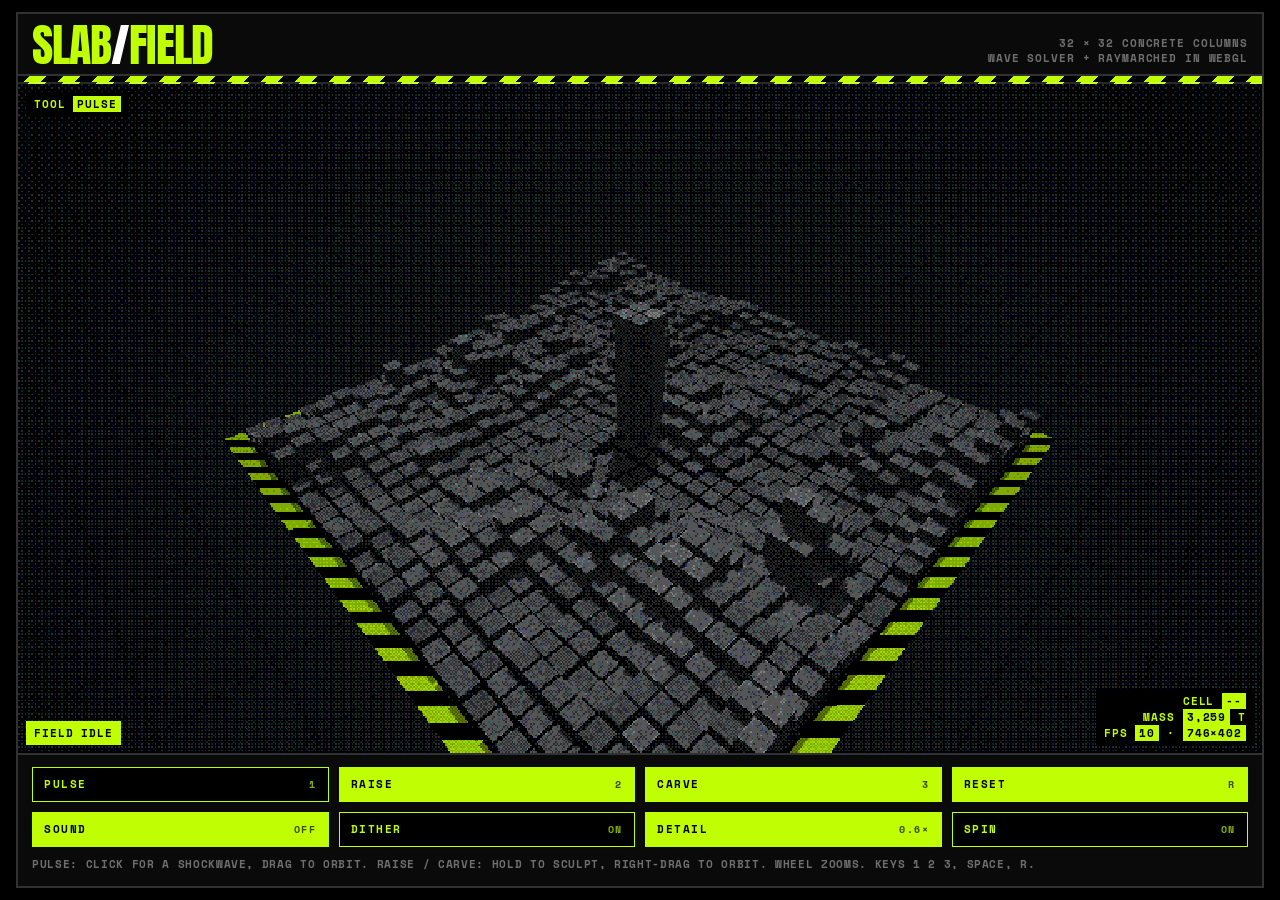
<file: pages/slab-field.html>
<!doctype html><html><head><meta charset=utf8><meta name=viewport content="width=device-width,initial-scale=1,viewport-fit=cover"><style>:root{color-scheme:dark;box-sizing:border-box;padding-top:env(safe-area-inset-top,0px);padding-bottom:env(safe-area-inset-bottom,0px)}html{scroll-padding-top:env(safe-area-inset-top,0px)}body{margin:0;padding:0;font:14px -apple-system,BlinkMacSystemFont,sans-serif;background:#000;color:#fff}img{max-width:100%}[hidden]:not([hidden=until-found i]){display:none!important}html,body{height:100%;overflow:hidden}</style></head><body>
<title>SLAB FIELD</title>
<meta name="viewport" content="width=device-width, initial-scale=1.0">
<link rel="preconnect" href="https://fonts.googleapis.com">
<link rel="preconnect" href="https://fonts.gstatic.com" crossorigin>
<link rel="stylesheet" href="https://fonts.googleapis.com/css2?family=Anton&family=Space+Mono:wght@400;700&display=swap">
<style>
:root {
  --concrete: #000;
  --slab: #0a0a0a;
  --paper: #0a0a0a;
  --ink: #fff;
  --acid: #c0fe04;
  --mut: #6f6f6f;
  --hair: rgba(255,255,255,.16);
  --signal: var(--acid);
  --display: 'Anton', Impact, 'Arial Black', sans-serif;
  --mono: 'Space Mono', ui-monospace, 'SFMono-Regular', Menlo, Consolas, monospace;
  --frame: 2px;
  color-scheme: dark;
}
* { box-sizing: border-box; }
html, body { height: 100%; }
body {
  margin: 0;
  background: var(--concrete);
  color: var(--ink);
  font-family: var(--mono);
  font-weight: 500;
  font-size: 13px;
  line-height: 1.35;
  padding-block: 12px;
  padding-left: max(16px, env(safe-area-inset-left, 0px));
  padding-right: max(16px, env(safe-area-inset-right, 0px));
  overflow: hidden;
  display: flex;
  flex-direction: column;
}
.app {
  width: 100%;
  max-width: 1400px;
  margin: 0 auto;
  height: 100%;
  display: grid;
  grid-template-rows: auto minmax(0, 1fr) auto;
  border: var(--frame) solid var(--hair);
  background: var(--slab);
  min-width: 0;
}
.bar {
  display: flex;
  flex-wrap: wrap;
  align-items: flex-end;
  justify-content: space-between;
  gap: 4px 16px;
  padding: 10px 14px 8px;
  background: var(--paper);
  border-bottom: var(--frame) solid var(--hair);
  min-width: 0;
}
h1 {
  margin: 0;
  font-family: var(--display);
  font-weight: 400;
  font-size: clamp(1.5rem, 6vw, 2.9rem);
  line-height: 0.9;
  letter-spacing: -0.02em;
  text-transform: uppercase;
  text-wrap: balance;
  color: var(--acid);
}
h1 span { color: var(--ink); }
.spec {
  margin: 0;
  text-transform: uppercase;
  letter-spacing: 0.08em;
  font-size: 11px;
  font-weight: 700;
  text-align: right;
  color: var(--mut);
}
.hazard {
  height: 8px;
  background: repeating-linear-gradient(-45deg, var(--acid) 0 12px, #000 12px 24px);
  border-bottom: var(--frame) solid var(--hair);
}
.stage {
  position: relative;
  min-height: 0;
  background: #000;
  overflow: hidden;
}
canvas {
  display: block;
  width: 100%;
  height: 100%;
  image-rendering: pixelated;
  touch-action: none;
  cursor: crosshair;
  user-select: none;
  -webkit-user-select: none;
}
.tag {
  position: absolute;
  margin: 0;
  padding: 5px 8px;
  background: #000;
  color: var(--acid);
  font-size: 11px;
  font-weight: 700;
  letter-spacing: 0.08em;
  text-transform: uppercase;
  pointer-events: none;
  font-variant-numeric: tabular-nums;
}
.tag b { color: #000; font-weight: 700; background: var(--acid); padding: 0 4px; }
.tl { top: 8px; left: 8px; }
.bl { bottom: 8px; left: 8px; background: var(--acid); color: #000; }
.br { bottom: 8px; right: 8px; text-align: right; display: grid; gap: 1px; }
.nogl {
  position: absolute;
  inset: 0;
  display: grid;
  place-content: center;
  padding: 24px;
  background: var(--acid);
  color: #000;
  font-family: var(--display);
  font-size: clamp(1.2rem, 4vw, 2rem);
  text-transform: uppercase;
  white-space: pre-wrap;
}
.deck {
  display: grid;
  grid-template-columns: repeat(4, minmax(0, 1fr));
  gap: 10px;
  padding: 12px 14px 14px;
  background: var(--slab);
  border-top: var(--frame) solid var(--hair);
}
button {
  font: inherit;
  font-family: var(--mono);
  font-weight: 700;
  font-size: 11px;
  text-transform: uppercase;
  letter-spacing: 0.14em;
  display: flex;
  justify-content: space-between;
  align-items: baseline;
  gap: 8px;
  min-width: 0;
  padding: 10px 12px;
  color: #000;
  background: var(--acid);
  border: 0;
  border-radius: 0;
  cursor: pointer;
  text-align: left;
  transition: transform .2s ease, box-shadow .2s ease, background .2s, color .2s;
}
button small, button output { font-size: 10px; font-weight: 700; opacity: 0.7; font-variant-numeric: tabular-nums; }
button:hover {
  transform: translate(2px, -2px);
  box-shadow: -2px 2px 0 var(--ink);
}
button:active {
  transform: translate(2px, 2px);
  box-shadow: 0 0 0;
}
button[aria-pressed="true"] {
  background: #000;
  color: var(--acid);
  box-shadow: inset 0 0 0 1px var(--acid);
}
button:focus-visible { outline: 2px solid var(--acid); outline-offset: 3px; }
.hint {
  grid-column: 1 / -1;
  margin: 0;
  font-size: 11px;
  text-transform: uppercase;
  letter-spacing: 0.06em;
  font-weight: 700;
  color: var(--mut);
}
@media (max-width: 640px) {
  .spec { text-align: left; }
  .deck { gap: 8px; padding: 10px 10px 12px; }
  button { flex-direction: column; align-items: flex-start; gap: 2px; padding: 7px 8px; font-size: 10px; letter-spacing: 0.02em; }
  button small, button output { font-size: 9px; }
  .hint { font-size: 10px; }
}
@media (prefers-reduced-motion: reduce) {
  button { transition: none; }
  button:active { transform: none; }
}
</style>

<main class="app">
  <header>
    <div class="bar">
      <h1>Slab<span>/</span>Field</h1>
      <p class="spec">32 × 32 concrete columns<br>Wave solver + raymarched in WebGL</p>
    </div>
    <div class="hazard" aria-hidden="true"></div>
  </header>

  <section class="stage" aria-label="Interactive 3D concrete field">
    <canvas id="gl" role="img" aria-label="A pit of concrete columns that rise and fall in waves. Click to send a shockwave."></canvas>
    <p class="tag tl" id="toolTag">Tool <b>Pulse</b></p>
    <p class="tag bl" id="status">Field idle</p>
    <p class="tag br"><span>CELL <b id="cell">--</b></span><span>MASS <b id="mass">----</b> T</span><span>FPS <b id="fps">--</b> · <b id="res">--</b></span></p>
    <div class="nogl" id="nogl" hidden></div>
  </section>

  <footer class="deck">
    <button type="button" id="t0" data-tool="0" aria-pressed="true"><span>Pulse</span><small>1</small></button>
    <button type="button" id="t1" data-tool="1" aria-pressed="false"><span>Raise</span><small>2</small></button>
    <button type="button" id="t2" data-tool="2" aria-pressed="false"><span>Carve</span><small>3</small></button>
    <button type="button" id="bReset"><span>Reset</span><small>R</small></button>
    <button type="button" id="bSound" aria-pressed="false"><span>Sound</span><output id="soundState">Off</output></button>
    <button type="button" id="bDither" aria-pressed="true"><span>Dither</span><output id="ditherState">On</output></button>
    <button type="button" id="bScale"><span>Detail</span><output id="scaleState">0.6×</output></button>
    <button type="button" id="bSpin" aria-pressed="true"><span>Spin</span><output id="spinState">On</output></button>
    <p class="hint">Pulse: click for a shockwave, drag to orbit. Raise / Carve: hold to sculpt, right-drag to orbit. Wheel zooms. Keys 1 2 3, Space, R.</p>
  </footer>
</main>

<script>
(function () {
  var N = 32, HALF = 16, HMAX = 9, FOCAL = 1.8;

  var VERT = "attribute vec2 p;void main(){gl_Position=vec4(p,0.0,1.0);}";

  var FRAG = [
"precision highp float;",
"uniform vec2 uRes;",
"uniform float uTime;",
"uniform vec3 uRo;",
"uniform vec3 uFw;",
"uniform vec3 uRt;",
"uniform vec3 uUp;",
"uniform sampler2D uField;",
"uniform vec3 uCursor;",
"uniform float uTool;",
"uniform float uGlitch;",
"uniform float uDither;",
"uniform vec3 uSignal;",
"const float N = 32.0;",
"const float HALF = 16.0;",
"const float HW = 0.43;",
"const float HMAX = 9.0;",
"const vec3 FOG = vec3(0.08, 0.09, 0.10);",

"float hash(vec2 p){",
"  p = fract(p * vec2(123.34, 456.21));",
"  p += dot(p, p + 45.32);",
"  return fract(p.x * p.y);",
"}",
"float vnoise(vec2 p){",
"  vec2 i = floor(p); vec2 f = fract(p);",
"  f = f * f * (3.0 - 2.0 * f);",
"  return mix(mix(hash(i), hash(i + vec2(1.0, 0.0)), f.x),",
"             mix(hash(i + vec2(0.0, 1.0)), hash(i + vec2(1.0, 1.0)), f.x), f.y);",
"}",
"vec2 fetch(vec2 cell){",
"  vec4 t = texture2D(uField, (cell + HALF + 0.5) / N);",
"  return vec2(floor(t.r * 255.0 / 7.0 + 0.5) * 0.25, t.a);",
"}",
"bool outside(vec2 c){ return c.x < -HALF || c.x >= HALF || c.y < -HALF || c.y >= HALF; }",

"float shadow(vec3 p, vec3 L){",
"  for(int i = 1; i <= 16; i++){",
"    vec3 q = p + L * (0.15 + float(i) * 0.4);",
"    if(q.y > HMAX) break;",
"    vec2 cell = floor(q.xz);",
"    if(outside(cell)) break;",
"    vec2 f = abs(fract(q.xz) - 0.5);",
"    if(max(f.x, f.y) < HW && q.y < fetch(cell).x) return 0.0;",
"  }",
"  return 1.0;",
"}",

"float b2(vec2 a){ a = floor(a); return fract(a.x / 2.0 + a.y * a.y * 0.75); }",
"float bayer4(vec2 a){ return b2(0.5 * a) * 0.25 + b2(a); }",

"void main(){",
"  vec2 fc = gl_FragCoord.xy;",
"  vec2 uv = (fc * 2.0 - uRes) / uRes.y;",
"  float row = floor(fc.y / (uRes.y / 22.0));",
"  float tick = floor(uTime * 14.0);",
"  float gh = hash(vec2(row, tick));",
"  float band = step(1.0 - uGlitch * 0.4, gh);",
"  uv.x += band * (hash(vec2(row, tick + 9.0)) - 0.5) * 0.4 * uGlitch;",

"  vec3 rd = normalize(uv.x * uRt + uv.y * uUp + 1.8 * uFw);",
"  rd = mix(rd, vec3(0.00001), step(abs(rd), vec3(0.00001)));",
"  vec3 L = normalize(vec3(-0.45, 0.8, -0.35));",

"  vec3 t1 = (vec3(-HALF, 0.0, -HALF) - uRo) / rd;",
"  vec3 t2 = (vec3(HALF, HMAX, HALF) - uRo) / rd;",
"  vec3 tmn = min(t1, t2); vec3 tmx = max(t1, t2);",
"  float tEn = max(max(tmn.x, tmn.y), max(tmn.z, 0.0));",
"  float tEx = min(min(tmx.x, tmx.y), tmx.z);",

"  int kind = 0; float tHit = 0.0; vec3 nrm = vec3(0.0, 1.0, 0.0);",
"  vec2 cellHit = vec2(0.0); float hCell = 0.0; float glow = 0.0;",

"  if(tEn < tEx){",
"    vec3 ps = uRo + rd * (tEn + 0.0001);",
"    vec2 cell = floor(ps.xz);",
"    vec2 stp = sign(rd.xz);",
"    vec2 tD = abs(1.0 / rd.xz);",
"    vec2 tM = tEn + ((cell + step(0.0, stp)) - ps.xz) / rd.xz;",
"    float tc = tEn;",
"    for(int i = 0; i < 110; i++){",
"      if(outside(cell)) break;",
"      float tOut = min(min(tM.x, tM.y), tEx);",
"      vec2 hg = fetch(cell);",
"      float h = hg.x;",
"      if(h > 0.01){",
"        vec3 bmin = vec3(cell.x + 0.5 - HW, 0.0, cell.y + 0.5 - HW);",
"        vec3 bmax = vec3(cell.x + 0.5 + HW, h, cell.y + 0.5 + HW);",
"        vec3 a = (bmin - uRo) / rd; vec3 b = (bmax - uRo) / rd;",
"        vec3 mn = min(a, b); vec3 mx = max(a, b);",
"        float tn = max(max(mn.x, mn.y), mn.z);",
"        float tf = min(min(mx.x, mx.y), mx.z);",
"        if(tn < tf && tf > tc){",
"          tHit = max(tn, 0.0);",
"          nrm = -sign(rd) * step(mn.yzx, mn.xyz) * step(mn.zxy, mn.xyz);",
"          kind = 1; cellHit = cell; hCell = h; glow = hg.y;",
"          break;",
"        }",
"      }",
"      if(rd.y < 0.0){",
"        float tg = -uRo.y / rd.y;",
"        if(tg >= tc - 0.001 && tg <= tOut + 0.001){ kind = 2; tHit = tg; break; }",
"      }",
"      if(tOut >= tEx) break;",
"      if(tM.x < tM.y){ cell.x += stp.x; tc = tM.x; tM.x += tD.x; }",
"      else { cell.y += stp.y; tc = tM.y; tM.y += tD.y; }",
"    }",
"  }",
"  if(kind == 0 && rd.y < 0.0){ kind = 3; tHit = -uRo.y / rd.y; }",

"  vec3 col;",
"  if(kind == 0){",
"    col = mix(FOG, vec3(0.02, 0.03, 0.04), smoothstep(0.0, 0.7, rd.y));",
"  } else {",
"    vec3 p = uRo + rd * tHit;",
"    float ringD = length(p.xz - uCursor.xy);",
"    float ring = exp(-pow((ringD - 2.3) * 5.0, 2.0)) * uCursor.z;",
"    if(kind == 1){",
"      vec3 n = nrm;",
"      float top = step(0.5, n.y);",
"      vec3 loc = p - vec3(cellHit.x + 0.5, 0.0, cellHit.y + 0.5);",
"      float rnd = hash(cellHit);",
"      vec2 su = top > 0.5 ? loc.xz : vec2(loc.x + loc.z, p.y);",
"      float grain = vnoise(su * 9.0 + rnd * 50.0) * 0.5 + vnoise(su * 31.0) * 0.5;",
"      vec3 alb = vec3(0.38, 0.39, 0.40) * (0.62 + 0.55 * grain) * (0.88 + 0.24 * rnd);",
"      float seam = 1.0 - smoothstep(0.0, 0.02, abs(fract(p.y * 2.0 + 0.5) - 0.5) * 0.5);",
"      alb *= 1.0 - 0.45 * seam * (1.0 - top);",
"      float de = HW - max(abs(loc.x), abs(loc.z));",
"      float edgeTop = (1.0 - smoothstep(0.0, 0.035, de)) * top;",
"      alb += 0.10 * edgeTop;",
"      alb *= 0.85 + 0.04 * hCell;",
"      vec2 cc = vec2(cellHit.x + 0.5, cellHit.y + 0.5);",
"      float dc = length(cc - uCursor.xy);",
"      float inBrush = step(dc, 2.3) * uCursor.z;",
"      float isCur = step(dc, 0.6) * uCursor.z;",
"      vec3 curCol = uTool > 1.5 ? vec3(0.02) : uSignal * 0.9;",
"      alb = mix(alb, curCol, isCur * top * 0.92);",
"      float sideGlow = smoothstep(hCell - 1.2, hCell, p.y);",
"      vec3 emis = uSignal * glow * 1.5 * mix(sideGlow, 1.0, top);",
"      emis += uSignal * edgeTop * inBrush * 1.6;",
"      float dif = max(dot(n, L), 0.0);",
"      float sh = shadow(p + n * 0.02, L);",
"      float ao = mix(mix(0.5, 1.0, smoothstep(0.0, 1.5, p.y)), 1.0, top);",
"      col = alb * ((0.32 + 0.2 * n.y) + 0.95 * dif * sh) * ao + emis;",
"    } else {",
"      bool inGrid = max(abs(p.x), abs(p.z)) < HALF;",
"      float dif = L.y;",
"      float sh = shadow(p + vec3(0.0, 0.02, 0.0), L);",
"      if(inGrid){",
"        vec2 f = abs(fract(p.xz + 0.5) - 0.5);",
"        float ln = 1.0 - smoothstep(0.0, 0.03, min(f.x, f.y));",
"        vec3 alb = vec3(0.04, 0.04, 0.05) + 0.10 * ln;",
"        col = alb * (0.55 + 0.9 * dif * sh);",
"      } else {",
"        float g = vnoise(p.xz * 2.0);",
"        vec3 alb = vec3(0.10, 0.11, 0.12) * (0.9 + 0.1 * g);",
"        vec2 f = abs(fract(p.xz * 0.25 + 0.5) - 0.5) * 4.0;",
"        alb *= 1.0 - 0.18 * (1.0 - smoothstep(0.0, 0.05 + tHit * 0.003, min(f.x, f.y)));",
"        float eD = max(abs(p.x), abs(p.z)) - HALF;",
"        float strip = step(0.0, eD) * step(eD, 1.0);",
"        float s = step(0.5, fract((p.x + p.z) * 0.6));",
"        alb = mix(alb, mix(vec3(0.02), uSignal, s), strip);",
"        col = alb * (0.62 + 0.45 * sh);",
"      }",
"      col += uSignal * ring * 0.9;",
"    }",
"    float fog = 1.0 - exp(-tHit * 0.011);",
"    col = mix(col, FOG, fog);",
"  }",

"  col *= 1.0 - 0.22 * dot(uv * 0.5, uv * 0.5);",
"  col = (col - 0.5) * 1.1 + 0.5;",
"  col *= 0.94 + 0.06 * sin(fc.y * 3.14159);",
"  col = mix(col, col.bgr, band);",
"  col = mix(col, 1.0 - col, band * step(0.85, hash(vec2(row + 3.0, tick))));",
"  float lv = 6.0;",
"  float bb = mix(0.5, bayer4(fc), uDither);",
"  col = floor(clamp(col, 0.0, 1.0) * lv + bb) / lv;",
"  gl_FragColor = vec4(col, 1.0);",
"}"
  ].join("\n");

  var canvas = document.getElementById("gl");
  var nogl = document.getElementById("nogl");
  function fail(msg) { nogl.hidden = false; nogl.textContent = msg; }

  var gl = null;
  try { gl = canvas.getContext("webgl", { antialias: false, powerPreference: "high-performance" }); } catch (e) {}
  if (!gl) { fail("WebGL unavailable\nOpen this page in a browser with WebGL enabled."); return; }

  function compile(type, src) {
    var s = gl.createShader(type);
    gl.shaderSource(s, src);
    gl.compileShader(s);
    if (!gl.getShaderParameter(s, gl.COMPILE_STATUS)) {
      var log = gl.getShaderInfoLog(s) || "unknown";
      fail("Shader error\n" + log.slice(0, 300));
      throw new Error(log);
    }
    return s;
  }
  var prog = gl.createProgram();
  gl.attachShader(prog, compile(gl.VERTEX_SHADER, VERT));
  gl.attachShader(prog, compile(gl.FRAGMENT_SHADER, FRAG));
  gl.linkProgram(prog);
  if (!gl.getProgramParameter(prog, gl.LINK_STATUS)) { fail("Link error\n" + (gl.getProgramInfoLog(prog) || "").slice(0, 300)); return; }
  gl.useProgram(prog);

  var buf = gl.createBuffer();
  gl.bindBuffer(gl.ARRAY_BUFFER, buf);
  gl.bufferData(gl.ARRAY_BUFFER, new Float32Array([-1, -1, 3, -1, -1, 3]), gl.STATIC_DRAW);
  var loc = gl.getAttribLocation(prog, "p");
  gl.enableVertexAttribArray(loc);
  gl.vertexAttribPointer(loc, 2, gl.FLOAT, false, 0, 0);

  var U = {};
  ["uRes", "uTime", "uRo", "uFw", "uRt", "uUp", "uField", "uCursor", "uTool", "uGlitch", "uDither", "uSignal"].forEach(function (n) { U[n] = gl.getUniformLocation(prog, n); });

  var texData = new Uint8Array(N * N * 2);
  var tex = gl.createTexture();
  gl.activeTexture(gl.TEXTURE0);
  gl.bindTexture(gl.TEXTURE_2D, tex);
  gl.pixelStorei(gl.UNPACK_ALIGNMENT, 1);
  gl.texParameteri(gl.TEXTURE_2D, gl.TEXTURE_MIN_FILTER, gl.NEAREST);
  gl.texParameteri(gl.TEXTURE_2D, gl.TEXTURE_MAG_FILTER, gl.NEAREST);
  gl.texParameteri(gl.TEXTURE_2D, gl.TEXTURE_WRAP_S, gl.CLAMP_TO_EDGE);
  gl.texParameteri(gl.TEXTURE_2D, gl.TEXTURE_WRAP_T, gl.CLAMP_TO_EDGE);
  gl.texImage2D(gl.TEXTURE_2D, 0, gl.LUMINANCE_ALPHA, N, N, 0, gl.LUMINANCE_ALPHA, gl.UNSIGNED_BYTE, texData);
  gl.uniform1i(U.uField, 0);

  var rest = new Float32Array(N * N);
  var disp = new Float32Array(N * N);
  var vel = new Float32Array(N * N);
  var heat = new Float32Array(N * N);

  function rnd(i, j) { var s = Math.sin(i * 127.1 + j * 311.7) * 43758.5453; return s - Math.floor(s); }
  function vn(x, y) {
    var ix = Math.floor(x), iy = Math.floor(y), fx = x - ix, fy = y - iy;
    var sx = fx * fx * (3 - 2 * fx), sy = fy * fy * (3 - 2 * fy);
    var a = rnd(ix, iy), b = rnd(ix + 1, iy), c = rnd(ix, iy + 1), d = rnd(ix + 1, iy + 1);
    return (a + (b - a) * sx) + ((c + (d - c) * sx) - (a + (b - a) * sx)) * sy;
  }
  function resetField() {
    for (var y = 0; y < N; y++) for (var x = 0; x < N; x++) {
      var i = y * N + x;
      var n = vn(x * 0.22 + 3, y * 0.22) * 0.65 + vn(x * 0.55, y * 0.55 + 7) * 0.35;
      rest[i] = Math.max(0, Math.min(8, 0.5 + 5 * Math.pow(n, 2.4)));
      disp[i] = 0; vel[i] = 0; heat[i] = 0;
    }
    [[15, 15], [16, 15], [15, 16], [16, 16]].forEach(function (c) { rest[c[1] * N + c[0]] = 8; });
  }
  resetField();

  function total(i) { return Math.max(0, Math.min(HMAX, rest[i] + disp[i])); }
  function heightAt(wx, wz) {
    var x = Math.floor(wx) + HALF, y = Math.floor(wz) + HALF;
    if (x < 0 || y < 0 || x >= N || y >= N) return 0;
    return Math.round(total(y * N + x) * 4) / 4;
  }

  var K = 0.12, DAMP = 0.988;
  function physics() {
    for (var y = 0; y < N; y++) for (var x = 0; x < N; x++) {
      var i = y * N + x;
      var l = x > 0 ? disp[i - 1] : 0, r = x < N - 1 ? disp[i + 1] : 0;
      var u = y > 0 ? disp[i - N] : 0, d = y < N - 1 ? disp[i + N] : 0;
      vel[i] = (vel[i] + K * (l + r + u + d - 4 * disp[i]) - 0.002 * disp[i]) * DAMP;
    }
    for (var j = 0; j < N * N; j++) { disp[j] += vel[j]; heat[j] *= 0.93; }
  }
  function upload() {
    for (var i = 0; i < N * N; i++) {
      var steps = Math.min(36, Math.round(total(i) * 4));
      texData[i * 2] = steps * 7;
      texData[i * 2 + 1] = Math.min(255, Math.round(Math.abs(vel[i]) * 170 + heat[i] * 255));
    }
    gl.bindTexture(gl.TEXTURE_2D, tex);
    gl.texSubImage2D(gl.TEXTURE_2D, 0, 0, 0, N, N, gl.LUMINANCE_ALPHA, gl.UNSIGNED_BYTE, texData);
  }

  var signalColor = [0.753, 0.996, 0.016];
  function readSignal(){
    var s = (getComputedStyle(document.documentElement).getPropertyValue('--acid') || '').trim();
    if (s.charAt(0) === '#') {
      if (s.length === 4) s = '#' + s[1]+s[1]+s[2]+s[2]+s[3]+s[3];
      if (s.length === 7) {
        signalColor = [
          parseInt(s.slice(1,3),16)/255,
          parseInt(s.slice(3,5),16)/255,
          parseInt(s.slice(5,7),16)/255
        ];
      }
    }
  }
  readSignal();

  var reduce = window.matchMedia && matchMedia("(prefers-reduced-motion: reduce)").matches;
  var tool = 0;
  var dither = 1, spin = reduce ? 0 : 1;
  var scales = [0.4, 0.6, 1.0], scaleI = 1;
  var cam = { yaw: 0.7, pitch: 0.62, dist: 34 };
  var burst = 0, shake = 0;
  var cursor = { x: 0, z: 0, on: 0 };
  var lastInput = performance.now();
  var autoT = 0;
  var cam3 = { ro: [0, 0, 0], fw: [0, 0, 1], rt: [1, 0, 0], up: [0, 1, 0] };

  var elTool = document.getElementById("toolTag");
  var elStatus = document.getElementById("status");
  var elCell = document.getElementById("cell");
  var elMass = document.getElementById("mass");
  var elFps = document.getElementById("fps");
  var elRes = document.getElementById("res");
  var toolNames = ["Pulse", "Raise", "Carve"];

  function norm(v) { var l = Math.hypot(v[0], v[1], v[2]) || 1; return [v[0] / l, v[1] / l, v[2] / l]; }
  function cross(a, b) { return [a[1] * b[2] - a[2] * b[1], a[2] * b[0] - a[0] * b[2], a[0] * b[1] - a[1] * b[0]]; }

  function updateCamera() {
    var cp = Math.cos(cam.pitch), sp = Math.sin(cam.pitch);
    var tgt = [0, 1.5, 0];
    var ro = [tgt[0] + cam.dist * cp * Math.sin(cam.yaw), tgt[1] + cam.dist * sp, tgt[2] + cam.dist * cp * Math.cos(cam.yaw)];
    var fw = norm([tgt[0] - ro[0], tgt[1] - ro[1], tgt[2] - ro[2]]);
    var rt = norm(cross([0, 1, 0], fw));
    var up = cross(fw, rt);
    if (shake > 0.001) {
      ro[0] += (Math.random() - 0.5) * shake * 0.5;
      ro[1] += (Math.random() - 0.5) * shake * 0.5;
      ro[2] += (Math.random() - 0.5) * shake * 0.5;
    }
    cam3 = { ro: ro, fw: fw, rt: rt, up: up };
  }

  function pick(px, py) {
    var r = canvas.getBoundingClientRect();
    var u = (2 * px / r.width - 1) * (r.width / r.height);
    var v = 1 - 2 * py / r.height;
    var c = cam3;
    var rd = norm([u * c.rt[0] + v * c.up[0] + FOCAL * c.fw[0], u * c.rt[1] + v * c.up[1] + FOCAL * c.fw[1], u * c.rt[2] + v * c.up[2] + FOCAL * c.fw[2]]);
    if (rd[1] > -0.0001) return null;
    var y = 0, x = 0, z = 0;
    for (var k = 0; k < 4; k++) {
      var t = (y - c.ro[1]) / rd[1];
      x = c.ro[0] + rd[0] * t; z = c.ro[2] + rd[2] * t;
      y = heightAt(x, z);
    }
    if (Math.abs(x) >= HALF || Math.abs(z) >= HALF) return null;
    return [x, z];
  }

  var actx = null, soundOn = false;
  function thud(power) {
    if (!soundOn || !actx) return;
    var t = actx.currentTime;
    var o = actx.createOscillator(), g = actx.createGain();
    o.type = "sine";
    o.frequency.setValueAtTime(115, t);
    o.frequency.exponentialRampToValueAtTime(30, t + 0.4);
    g.gain.setValueAtTime(0.0001, t);
    g.gain.exponentialRampToValueAtTime(0.6 * power, t + 0.01);
    g.gain.exponentialRampToValueAtTime(0.0001, t + 0.55);
    o.connect(g); g.connect(actx.destination);
    o.start(t); o.stop(t + 0.6);
    var len = Math.floor(actx.sampleRate * 0.14);
    var nb = actx.createBuffer(1, len, actx.sampleRate);
    var d = nb.getChannelData(0);
    for (var i = 0; i < len; i++) d[i] = (Math.random() * 2 - 1) * (1 - i / len);
    var ns = actx.createBufferSource(); ns.buffer = nb;
    var lp = actx.createBiquadFilter(); lp.type = "lowpass"; lp.frequency.value = 520;
    var ng = actx.createGain(); ng.gain.value = 0.35 * power;
    ns.connect(lp); lp.connect(ng); ng.connect(actx.destination);
    ns.start(t);
  }

  function pulse(wx, wz, strength) {
    for (var y = 0; y < N; y++) for (var x = 0; x < N; x++) {
      var dx = x - HALF + 0.5 - wx, dz = y - HALF + 0.5 - wz;
      var d2 = dx * dx + dz * dz;
      if (d2 < 16) vel[y * N + x] += strength * Math.exp(-d2 / 1.8);
    }
    burst = Math.min(1, burst + 0.6);
    shake = Math.min(1, shake + 0.7);
    elStatus.textContent = "Shockwave";
    thud(Math.min(1, strength / 1.6));
  }

  function sculpt(wx, wz, sign, dt) {
    for (var y = 0; y < N; y++) for (var x = 0; x < N; x++) {
      var dx = x - HALF + 0.5 - wx, dz = y - HALF + 0.5 - wz;
      var d2 = dx * dx + dz * dz;
      if (d2 < 9) {
        var i = y * N + x;
        var f = Math.exp(-d2 / 2.2);
        rest[i] = Math.max(0, Math.min(HMAX, rest[i] + sign * 4.5 * dt * f));
        heat[i] = Math.max(heat[i], 0.8 * f);
      }
    }
  }

  var pressed = false, dragging = false, pbtn = 0, sx = 0, sy = 0, lx = 0, ly = 0, mx = 0, my = 0, inside = false, shiftHeld = false;
  function touched() { lastInput = performance.now(); }
  function setMouse(e) { var r = canvas.getBoundingClientRect(); mx = e.clientX - r.left; my = e.clientY - r.top; }

  canvas.addEventListener("contextmenu", function (e) { e.preventDefault(); });
  canvas.addEventListener("pointerdown", function (e) {
    try { canvas.setPointerCapture(e.pointerId); } catch (err) {}
    pressed = true; dragging = false; pbtn = e.button; shiftHeld = e.shiftKey;
    sx = lx = e.clientX; sy = ly = e.clientY; inside = true;
    setMouse(e); touched();
  });
  canvas.addEventListener("pointermove", function (e) {
    setMouse(e); inside = true; touched();
    if (!pressed) return;
    var orbitMode = pbtn === 2 || shiftHeld || tool === 0;
    if (orbitMode) {
      if (!dragging && Math.hypot(e.clientX - sx, e.clientY - sy) > 6) dragging = true;
      if (dragging) {
        cam.yaw -= (e.clientX - lx) * 0.006;
        cam.pitch = Math.max(0.2, Math.min(1.45, cam.pitch + (e.clientY - ly) * 0.005));
      }
    }
    lx = e.clientX; ly = e.clientY;
  });
  function endPress(e) {
    if (pressed && !dragging && tool === 0 && pbtn === 0 && !shiftHeld) {
      var p = pick(mx, my);
      pulse(p ? p[0] : 0, p ? p[1] : 0, 1.6);
    }
    pressed = false; dragging = false;
    if (e && e.pointerType === "touch") inside = false;
  }
  canvas.addEventListener("pointerup", endPress);
  canvas.addEventListener("pointercancel", function () { pressed = false; dragging = false; inside = false; });
  canvas.addEventListener("pointerleave", function (e) { if (e.pointerType !== "touch") inside = false; });
  canvas.addEventListener("wheel", function (e) {
    e.preventDefault();
    cam.dist = Math.max(14, Math.min(60, cam.dist * Math.exp(e.deltaY * 0.001)));
    touched();
  }, { passive: false });

  function setTool(n) {
    tool = n;
    for (var i = 0; i < 3; i++) document.getElementById("t" + i).setAttribute("aria-pressed", i === n ? "true" : "false");
    elTool.innerHTML = "Tool <b>" + toolNames[n] + "</b>";
  }
  [0, 1, 2].forEach(function (i) { document.getElementById("t" + i).addEventListener("click", function () { setTool(i); touched(); }); });
  document.getElementById("bReset").addEventListener("click", function () { resetField(); elStatus.textContent = "Field reset"; touched(); });

  var bSound = document.getElementById("bSound");
  bSound.addEventListener("click", function () {
    soundOn = !soundOn;
    if (soundOn && !actx) {
      var AC = window.AudioContext || window.webkitAudioContext;
      try { actx = new AC(); } catch (e) { soundOn = false; }
    }
    if (soundOn && actx && actx.resume) actx.resume();
    bSound.setAttribute("aria-pressed", soundOn ? "true" : "false");
    document.getElementById("soundState").textContent = soundOn ? "On" : "Off";
    if (soundOn) thud(0.8);
    touched();
  });
  var bDither = document.getElementById("bDither");
  bDither.addEventListener("click", function () {
    dither = dither ? 0 : 1;
    bDither.setAttribute("aria-pressed", dither ? "true" : "false");
    document.getElementById("ditherState").textContent = dither ? "On" : "Off";
  });
  var bSpin = document.getElementById("bSpin");
  function showSpin() {
    bSpin.setAttribute("aria-pressed", spin ? "true" : "false");
    document.getElementById("spinState").textContent = spin ? "On" : "Off";
  }
  bSpin.addEventListener("click", function () { spin = spin ? 0 : 1; showSpin(); });
  showSpin();
  document.getElementById("bScale").addEventListener("click", function () {
    scaleI = (scaleI + 1) % scales.length;
    document.getElementById("scaleState").textContent = scales[scaleI] + "×";
    resize();
  });
  window.addEventListener("keydown", function (e) {
    if (e.target && /^(INPUT|TEXTAREA|SELECT)$/.test(e.target.tagName)) return;
    if (e.key === "1") setTool(0);
    else if (e.key === "2") setTool(1);
    else if (e.key === "3") setTool(2);
    else if (e.key === "r" || e.key === "R") { resetField(); elStatus.textContent = "Field reset"; }
    else if (e.key === " ") {
      e.preventDefault();
      var p = cursor.on ? [cursor.x, cursor.z] : [0, 0];
      pulse(p[0], p[1], 1.6);
    } else return;
    touched();
  });

  function resize() {
    var r = canvas.getBoundingClientRect();
    var dpr = Math.min(window.devicePixelRatio || 1, 1.5);
    var w = Math.max(2, Math.round(r.width * dpr * scales[scaleI]));
    var h = Math.max(2, Math.round(r.height * dpr * scales[scaleI]));
    if (canvas.width !== w || canvas.height !== h) {
      canvas.width = w; canvas.height = h;
      gl.viewport(0, 0, w, h);
      elRes.textContent = w + "×" + h;
    }
  }
  if (window.ResizeObserver) new ResizeObserver(resize).observe(canvas.parentNode);
  window.addEventListener("resize", resize);

  var last = performance.now(), t0 = last;
  var simAcc = 0, fAcc = 0, frames = 0, hudT = 0;

  function frame(now) {
    var dt = Math.min(0.1, (now - last) / 1000);
    last = now;
    var time = (now - t0) / 1000;
    var idle = now - lastInput > 8000;

    if (spin && !pressed) cam.yaw += dt * (idle ? 0.09 : 0.05);
    burst = Math.max(0, burst - dt * 1.6);
    shake = Math.max(0, shake - dt * 3.0);
    updateCamera();

    var p = (inside || pressed) && !dragging ? pick(mx, my) : null;
    if (p) { cursor.x = p[0]; cursor.z = p[1]; cursor.on = 1; } else cursor.on = 0;

    if (cursor.on && pressed && !dragging && pbtn === 0 && !shiftHeld) {
      if (tool === 1) sculpt(cursor.x, cursor.z, 1, dt);
      else if (tool === 2) sculpt(cursor.x, cursor.z, -1, dt);
    }

    if (idle && !reduce) {
      autoT -= dt;
      if (autoT <= 0) { pulse((Math.random() * 2 - 1) * 11, (Math.random() * 2 - 1) * 11, 1.3); autoT = 1.2 + Math.random() * 1.4; }
    }

    simAcc += dt;
    var guard = 0;
    while (simAcc >= 1 / 60 && guard < 3) { physics(); simAcc -= 1 / 60; guard++; }
    if (simAcc > 0.1) simAcc = 0;
    upload();

    var c = cam3;
    gl.uniform2f(U.uRes, canvas.width, canvas.height);
    gl.uniform1f(U.uTime, time);
    gl.uniform3f(U.uRo, c.ro[0], c.ro[1], c.ro[2]);
    gl.uniform3f(U.uFw, c.fw[0], c.fw[1], c.fw[2]);
    gl.uniform3f(U.uRt, c.rt[0], c.rt[1], c.rt[2]);
    gl.uniform3f(U.uUp, c.up[0], c.up[1], c.up[2]);
    gl.uniform3f(U.uCursor, cursor.x, cursor.z, cursor.on);
    gl.uniform1f(U.uTool, tool);
    gl.uniform1f(U.uGlitch, burst * burst);
    gl.uniform1f(U.uDither, dither);
    gl.uniform3f(U.uSignal, signalColor[0], signalColor[1], signalColor[2]);
    gl.drawArrays(gl.TRIANGLES, 0, 3);

    fAcc += dt; frames++; hudT += dt;
    if (hudT > 0.25) {
      elFps.textContent = Math.round(frames / fAcc);
      fAcc = 0; frames = 0; hudT = 0;
      var m = 0;
      for (var i = 0; i < N * N; i++) m += Math.round(total(i) * 4) / 4;
      elMass.textContent = Math.round(m * 0.74 * 2.4).toLocaleString("en-US");
      if (cursor.on) {
        var cx = Math.floor(cursor.x), cz = Math.floor(cursor.z);
        elCell.textContent = (cx >= 0 ? "+" : "-") + String(Math.abs(cx)).padStart(2, "0") + " " + (cz >= 0 ? "+" : "-") + String(Math.abs(cz)).padStart(2, "0") + " H" + heightAt(cursor.x, cursor.z).toFixed(2);
      } else elCell.textContent = "--";
      if (burst < 0.05 && !pressed) elStatus.textContent = idle ? "Demo running" : "Field idle";
      else if (pressed && cursor.on && tool > 0) elStatus.textContent = tool === 1 ? "Pouring" : "Carving";
    }
    requestAnimationFrame(frame);
  }
  resize();
  requestAnimationFrame(frame);
})();
</script>

<script>
window.addEventListener('message', function(e){
  if (e.origin === location.origin && e.source === window.parent &&
      e.data && e.data.type === 'acid' && /^#[0-9a-f]{6}$/i.test(e.data.value)) {
    document.documentElement.style.setProperty('--acid', e.data.value);
  }
});
</script>

</body></html>
</file>
<file: styles/main.css>
:root{
  --bg:#000;
  --acid:#c0fe04;
  --acid-dim:color-mix(in srgb,var(--acid) 12%,transparent);
  --ink:#fff;
  --mut:#8a8a8a;
  --hair:rgba(255,255,255,.16);
  --glow:color-mix(in srgb,var(--acid) 22%,transparent);
  --f-disp:'Anton',Impact,sans-serif;
  --f-mono:'Space Mono',ui-monospace,monospace;
  --f-body:'Space Grotesk',system-ui,sans-serif;
}
*{margin:0;padding:0;box-sizing:border-box}
html{scroll-behavior:smooth}
body{
  background:var(--bg);
  color:var(--ink);
  font-family:var(--f-body);
  -webkit-font-smoothing:antialiased;
  overflow-x:hidden;
}
::selection{background:var(--acid);color:#000}
a{color:inherit;text-decoration:none}
img{max-width:100%;display:block}
.acid{color:var(--acid)}


.topbar{
  position:fixed;inset:0 0 auto 0;z-index:60;
  height:60px;display:flex;align-items:center;justify-content:space-between;
  padding:0;background:#000;border-bottom:1px solid var(--hair);
  overflow: hidden;
}
#topbar-cv {
  position: absolute; inset: 0; width: 100%; height: 100%;
  z-index: 0; pointer-events: none; opacity: 0.25;
}
.logo{
  position: relative; z-index: 1;
  width:60px;height:60px;background:var(--acid);color:#000;
  display:flex;align-items:center;justify-content:center;
  font-family:var(--f-mono);font-weight:700;font-size:18px;letter-spacing:.02em;
  border:0;padding:0;cursor:pointer;
}
.logo:focus-visible{outline:2px solid var(--ink);outline-offset:2px}
.topnav{ position: relative; z-index: 1; display:flex;align-items:center;gap:28px;font-family:var(--f-mono);font-size:11px;letter-spacing:.14em;padding-right:20px}
.topnav a{padding:6px 0;position:relative}
.topnav a::after{
  content:"";position:absolute;left:0;right:100%;bottom:0;height:2px;background:var(--acid);
  transition:right .25s ease;
}
.topnav a:hover::after{right:0}
.menu-btn{
  position: relative; z-index: 1;
  width:60px;height:60px;background:none;border:none;cursor:pointer;
  display:flex;flex-direction:column;align-items:center;justify-content:center;gap:4px;
}
.menu-btn span{display:block;width:22px;height:2px;background:var(--ink);transition:background .2s}
.menu-btn:hover span{background:var(--acid)}
.menu-btn:focus-visible{outline:2px solid var(--acid);outline-offset:-4px}
@media(max-width:900px){.topnav{display:none}}


.menu{
  position:fixed;inset:0;z-index:100;background:#000;
  display:flex;flex-direction:column;justify-content:center;padding:100px 6vw 40px;
  clip-path:inset(0 0 100% 0);
  visibility:hidden;
  overflow: hidden;
  transition: clip-path .55s cubic-bezier(.76,0,.24,1), visibility 0s linear .55s;
}
.menu.open{
  clip-path:inset(0 0 0 0);
  visibility:visible;
  transition: clip-path .55s cubic-bezier(.76,0,.24,1), visibility 0s;
}

#menu-cv {
  position: absolute;
  inset: 0;
  width: 100%;
  height: 100%;
  z-index: 0;
  pointer-events: none;
  opacity: 0.15;
}

.menu a.big, .menu .foot {
  position: relative;
  z-index: 1;
}

.menu a.big{
  font-family:var(--f-disp);font-size:clamp(44px,9vw,110px);line-height:1;
  text-transform:uppercase;color:var(--ink);
  display:flex;align-items:center;gap:24px;width:fit-content;
  margin-bottom:16px;
  transition:color .2s, transform .25s, text-shadow .2s;
}
.menu a.big i {
  font-style:normal;font-family:var(--f-mono);font-size:14px;color:var(--mut);
  transition:color .2s;
  position: relative;
}
.menu a.big:hover{
  color:var(--acid);
  transform:translateX(14px);
  text-shadow: 2px 0 0 rgba(255,0,60,0.6), -2px 0 0 rgba(0,200,255,0.6);
}
.menu a.big:hover i { color: var(--acid); }

.menu .close, .menu .plus {
  position: absolute;
  z-index: 2;
}

.menu .close{
  top:24px;right:24px;width:38px;height:38px;background:none;
  border:1px solid var(--hair);color:var(--ink);font-size:16px;cursor:pointer;font-family:var(--f-mono);
}
.menu .close:hover{border-color:var(--acid);color:var(--acid)}

.menu .foot{
  margin-top:auto;padding-top:28px;border-top:1px solid var(--hair);
  display:flex;gap:28px;flex-wrap:wrap;font-family:var(--f-mono);font-size:11px;letter-spacing:.12em;color:var(--mut);
}
.menu .foot a:hover{color:var(--acid)}
.menu .plus{
  font-family:var(--f-mono);font-size:16px;color:var(--acid);
  opacity:.8;animation:pulse 3.2s ease-in-out infinite;pointer-events:none;
}
.menu .plus.tl{top:24px;left:24px}
.menu .plus.tr{top:24px;right:84px;animation-delay:.6s}
.menu .plus.bl{bottom:24px;left:24px;animation-delay:1.2s}
.menu .plus.br{bottom:24px;right:24px;animation-delay:1.8s}


.hero{
  position:relative;min-height:100svh;
  display:flex;flex-direction:column;justify-content:flex-end;
  padding:110px 0px 0;overflow:hidden;
  user-select:none;-webkit-user-select:none;
  background:
    radial-gradient(55% 70% at 72% 18%,var(--glow),transparent 62%),
    radial-gradient(48% 55% at 26% 82%,var(--glow),transparent 60%),
    radial-gradient(120% 120% at 50% 50%,#0a0e13 0%,#04050a 55%,#000 100%);
}
.hero::before{
  content:"";position:absolute;inset:0;pointer-events:none;
  background:
    linear-gradient(90deg,transparent calc(25% - .5px),var(--hair) 25%,transparent calc(25% + .5px)),
    linear-gradient(90deg,transparent calc(50% - .5px),var(--hair) 50%,transparent calc(50% + .5px)),
    linear-gradient(90deg,transparent calc(75% - .5px),var(--hair) 75%,transparent calc(75% + .5px));
  opacity:.35;
}
.hero::after{
  content:"";position:absolute;inset:0;pointer-events:none;opacity:.5;
  background-image:url("data:image/svg+xml,%3Csvg xmlns='http://www.w3.org/2000/svg' width='140' height='140'%3E%3Cfilter id='n'%3E%3CfeTurbulence type='fractalNoise' baseFrequency='.9' numOctaves='2'/%3E%3C/filter%3E%3Crect width='100%25' height='100%25' filter='url(%23n)' opacity='.16'/%3E%3C/svg%3E");
}
.hero-video{
  position:absolute;inset:0;width:100%;height:100%;object-fit:cover;
  opacity:.25;z-index:1;pointer-events:none;
}
.hero::before{z-index:2}
.hero::after{z-index:3}
.hero .plus{
  position:absolute;font-family:var(--f-mono);font-size:18px;color:var(--acid);z-index:2;
  animation:pulse 3.2s ease-in-out infinite;
}
.hero .plus.tl{top:84px;left:24px}
.hero .plus.tr{top:84px;right:24px;animation-delay:.6s}
.hero .plus.bl{bottom:96px;left:24px;animation-delay:1.2s}
.hero .plus.br{bottom:96px;right:24px;animation-delay:1.8s}
@keyframes pulse{0%,100%{opacity:.9}50%{opacity:.25}}
.hero-name{
  position:relative;z-index:2;width:100%;
  font-family:var(--f-disp);text-transform:uppercase;color:var(--acid);
  font-size:clamp(72px,17.5vw,300px);line-height:.86;letter-spacing:-.015em;
  text-wrap:balance;
  transition:text-shadow .25s ease;
  cursor:default;
}
.hero-name:hover{text-shadow:-4px 0 0 rgba(0,114,206,.75),4px 0 0 rgba(200,40,40,.6)}
.hero-name sup{font-size:.16em;color:var(--ink);letter-spacing:0;vertical-align:super}
.hero-meta{
  position:relative;z-index:2;width:100%;margin-top:18px;
  display:flex;align-items:center;gap:18px;flex-wrap:wrap;
  font-family:var(--f-mono);font-size:11px;letter-spacing:.14em;color:var(--ink);
}
.barcode{
  width:130px;height:20px;flex:none;
  background:repeating-linear-gradient(90deg,#fff 0 2px,transparent 2px 5px,#fff 5px 6px,transparent 6px 10px,#fff 10px 13px,transparent 13px 15px,#fff 15px 16px,transparent 16px 20px);
  border:0;padding:0;cursor:pointer;
}
.barcode:focus-visible{outline:2px solid var(--acid);outline-offset:3px}
.hero-meta .x{color:var(--mut)}
.hero-meta .sq{width:12px;height:12px;border:1px solid var(--ink);display:inline-block}
.hero-meta .num{letter-spacing:.4em}
.checker-s{
  width:22px;height:22px;flex:none;
  background:repeating-conic-gradient(var(--acid) 0 25%,#000 0 50%) 0 0/11px 11px;
}
.hero-tag{
  position:relative;z-index:2;width:100%;margin-top:10px;
  font-family:var(--f-mono);font-size:11px;letter-spacing:.18em;color:var(--mut);
}
.hero-tag b{color:var(--ink);font-weight:400}
.hero-ascii{
  position:absolute;inset:0;z-index:1;
  display:none;background:#000;color:var(--acid);
  font-family:var(--f-mono);line-height:1;white-space:pre;
  overflow:hidden;text-align:center;pointer-events:none;user-select:none;
}
.hero-ascii.on{display:block;animation:asciiIn .22s ease}
@keyframes asciiIn{from{opacity:0}to{opacity:1}}
.ascii-hint{
  position:absolute;top:84px;right:56px;z-index:2;
  font-family:var(--f-mono);font-size:10px;letter-spacing:.18em;color:var(--mut);
  pointer-events:none;background:#000;padding:8px 12px;
}
.ascii-hint.on{color:var(--acid)}
.strip{
  position:relative;z-index:2;margin-top:26px;width:100%;background:var(--acid);color:#000;
  display:flex;flex-wrap:wrap;
}
.strip .cell{
  padding:12px 18px;font-family:var(--f-mono);font-size:11px;font-weight:700;letter-spacing:.14em;
  border-right:1px solid #000;flex:1 1 auto;white-space:nowrap;overflow:hidden;text-overflow:ellipsis;
}
.strip .cell:last-child{border-right:0;display:flex;align-items:center;gap:12px}
.strip .checker-s{width:20px;height:20px;background:repeating-conic-gradient(#000 0 25%,var(--acid) 0 50%) 0 0/10px 10px}
@media(max-width:700px){.strip .cell{flex:1 1 46%;border-bottom:1px solid #000}}


section{position:relative;padding:72px 20px}
.wrap{max-width:1500px;margin:0 auto;position:relative}
.sec-head{
  display:flex;align-items:flex-end;justify-content:space-between;gap:20px;
  border-top:1px solid var(--hair);border-bottom:1px solid var(--hair);
  padding-top:28px;padding-bottom:16px;margin-bottom:56px;
  position:relative;overflow:hidden;
}
.sec-head::before{
  content:"";position:absolute;left:0;top:0;bottom:0;width:2px;
  background:var(--acid);
}
.sec-head::after{
  content:"";position:absolute;left:0;top:0;bottom:0;width:300px;height:300px;
  background:radial-gradient(ellipse at left center,var(--acid) 0%,transparent 70%);
  opacity:0;pointer-events:none;mix-blend-mode:screen;
  animation:acid-glow 4s ease-in-out infinite;
}
@keyframes acid-glow{0%,100%{opacity:0}30%{opacity:.25}50%{opacity:.45}70%{opacity:.25}}
.sec-head .line{
  flex:1;height:1px;background:var(--acid);align-self:flex-end;
  margin-left:16px;margin-bottom:8px;opacity:.4;
}
.sec-head .no{
  font-family:var(--f-mono);font-size:12px;letter-spacing:.2em;color:var(--acid);
  position:absolute;top:0;left:0;padding-top:4px;padding-left:16px;
}
.sec-head h2{
  font-family:var(--f-disp);text-transform:uppercase;
  font-size:clamp(44px,7vw,96px);line-height:1.0;letter-spacing:-.01em;
  color:var(--acid);padding-bottom:.05em;padding-left:16px;
}
.sec-head .note{font-family:var(--f-mono);font-size:11px;letter-spacing:.16em;color:var(--mut);text-align:right;line-height:1.8}


.work-grid{display:grid;grid-template-columns:minmax(220px,.9fr) 2.1fr;gap:48px;align-items:start}
.work-side{position:sticky;top:96px}
.work-side .big{font-family:var(--f-disp);font-size:clamp(56px,8vw,120px);line-height:.88;text-transform:uppercase;color:var(--ink)}
.work-side .sub{font-family:var(--f-mono);font-size:11px;letter-spacing:.16em;color:var(--mut);margin-top:18px;line-height:2}
.role{
  display:grid;grid-template-columns:150px 1fr auto 44px;gap:18px;align-items:baseline;
  padding:22px 14px;border-top:1px solid var(--hair);
  transition:background .18s ease,color .18s ease;cursor:default;position:relative;
}
.role:last-child{border-bottom:1px solid var(--hair)}
.role .when{font-family:var(--f-mono);font-size:11px;letter-spacing:.14em;color:var(--mut);transition:color .18s}
.role .what{font-size:17px;font-weight:500;letter-spacing:.01em}
.role .where{font-family:var(--f-mono);font-size:11px;letter-spacing:.14em;color:var(--mut);text-align:right;transition:color .18s}
.role .arr{font-family:var(--f-mono);font-size:18px;color:var(--mut);opacity:0;transform:translateX(-8px);transition:opacity .2s,transform .25s,color .18s}
.role:hover .arr{opacity:1;transform:translateX(0);color:#000}
.role .tags{grid-column:2/-1;display:flex;gap:8px;flex-wrap:wrap}
.role .tags i{
  font-style:normal;font-family:var(--f-mono);font-size:10px;letter-spacing:.12em;
  border:1px solid var(--hair);padding:4px 9px;color:var(--mut);transition:all .18s;
}
.role:hover{background:var(--acid);color:#000}
.role:hover .when,.role:hover .where{color:#000}
.role:hover .tags i{border-color:#000;color:#000}
@media(max-width:820px){
  .work-grid{grid-template-columns:1fr}
  .work-side{position:static}
  .role{grid-template-columns:1fr;gap:6px}
  .role .where{text-align:left}
  .role .arr{display:none}
}


.stack-grid{display:grid;grid-template-columns:repeat(4,1fr);gap:1px;background:var(--hair)}
.skill{
  background:#000;padding:26px 20px;min-height:120px;
  display:flex;flex-direction:column;justify-content:space-between;
  transition:background .18s,color .18s;
}
.skill .idx{font-family:var(--f-mono);font-size:10px;letter-spacing:.2em;color:var(--mut);transition:color .18s}
.skill .nm{font-family:var(--f-mono);font-size:13px;font-weight:700;letter-spacing:.12em}
.skill:hover{background:var(--acid);color:#000}
.skill:hover .idx{color:#000}
@media(max-width:980px){.stack-grid{grid-template-columns:repeat(2,1fr)}}
@media(max-width:480px){.stack-grid{grid-template-columns:1fr}}


.proj{
  position:relative;
  display:grid;grid-template-columns:70px 1fr auto 60px;align-items:center;gap:18px;
  padding:30px 14px;border-top:1px solid var(--hair);cursor:pointer;
  transition:background .18s ease,color .18s ease;
  overflow:hidden;
}
.proj::before{
  content:"";position:absolute;inset:0;
  background-image:var(--proj-img);background-size:cover;background-position:center;
  filter:grayscale(1) contrast(1.2) brightness(0.9);
  mix-blend-mode:multiply;
  opacity:0;
  transition:opacity .5s ease;
  z-index:0;
}
.proj:hover::before{opacity:1}
.proj .idx,.proj .title,.proj .meta,.proj .arr{position:relative;z-index:1}
.proj:last-child{border-bottom:1px solid var(--hair)}
.proj .idx{font-family:var(--f-mono);font-size:11px;letter-spacing:.2em;color:var(--mut);transition:color .2s}
.proj .title{
  font-family:var(--f-disp);text-transform:uppercase;font-size:clamp(34px,5.4vw,72px);line-height:.95;
  letter-spacing:-.01em;color:var(--ink);transition:color .2s,transform .3s ease,text-shadow .2s ease;
}
.proj .meta{font-family:var(--f-mono);font-size:11px;letter-spacing:.16em;color:var(--mut);text-align:right;transition:color .2s}
.proj .arr{font-family:var(--f-mono);font-size:20px;color:var(--acid);text-align:right;transform:translateX(-8px);opacity:.4;transition:transform .25s,opacity .25s}
.proj:hover{background:var(--acid);color:#000}
.proj:hover .title{
  color:#000;transform:translateX(10px);
  text-shadow:2px 0 0 rgba(255,0,60,.4),-2px 0 0 rgba(0,200,255,.4);
}
.proj:hover .meta,.proj:hover .idx{color:#000}
.proj:hover .arr{transform:translateX(0);opacity:1}
@media(max-width:700px){
  .proj{grid-template-columns:44px 1fr;grid-auto-rows:auto}
  .proj .meta{grid-column:2;text-align:left}
  .proj .arr{display:none}
}


.about-grid{display:grid;grid-template-columns:minmax(260px,.8fr) 1.6fr;gap:56px;align-items:start}
.portrait{
  position:relative;aspect-ratio:3/4;border:1px solid var(--hair);
  display:flex;align-items:center;justify-content:center;
  background:radial-gradient(70% 60% at 50% 40%,rgba(255,255,255,.08),transparent 70%),#000;
}
.portrait::before,.portrait::after{
  content:"";position:absolute;width:14px;height:14px;border:1px solid var(--acid);
}
.portrait::before{top:10px;left:10px;border-right:0;border-bottom:0}
.portrait::after{bottom:10px;right:10px;border-left:0;border-top:0}
.portrait .cap{position:absolute;bottom:14px;left:14px;font-family:var(--f-mono);font-size:10px;letter-spacing:.16em;color:var(--mut)}
.portrait .ph{font-family:var(--f-mono);font-size:11px;letter-spacing:.2em;color:var(--mut);text-align:center;line-height:2}
.portrait .ph b{display:block;font-size:26px;color:var(--ink);font-weight:400}
.about-copy p{font-size:17px;line-height:1.75;color:#cfcfcf;max-width:62ch}
.about-copy p+p{margin-top:18px}
.facts{margin-top:36px;border-top:1px solid var(--hair)}
.facts div{
  display:flex;justify-content:space-between;gap:20px;padding:12px 0;border-bottom:1px solid var(--hair);
  font-family:var(--f-mono);font-size:11px;letter-spacing:.14em;
}
.facts span:first-child{color:var(--mut)}
@media(max-width:700px){.about-grid{grid-template-columns:1fr;gap:32px}.portrait{max-width:min(380px,100%)}}
@media(max-width:480px){.portrait{max-width:320px}}


.contact {
  position: relative;
  overflow: hidden;
  min-height: 100vh;
  display: flex;
  align-items: center;
  user-select: none;
}

#contact-cv {
  position: absolute;
  inset: 0;
  width: 100%;
  height: 100%;
  z-index: 0;
  cursor: grab;
}
#contact-cv:active {
  cursor: grabbing;
}

.contact-content {
  position: relative;
  z-index: 10;
  width: 100%;
  pointer-events: none;
}

.contact-content a,
.contact-content button,
.contact-content .huge,
.contact-content .sec-head,
.contact-content .socials {
  pointer-events: auto;
}

.contact-content .huge {
  font-family: var(--f-disp);
  text-transform: uppercase;
  font-size: clamp(52px, 8vw, 110px);
  line-height: .9;
  letter-spacing: -.015em;
  text-shadow: 0 10px 40px rgba(0,0,0,0.9);
}


.cta {
  display: inline-flex;
  align-items: center;
  gap: 16px;
  margin: 36px 0 12px;
  background: var(--acid);
  color: #000;
  padding: 18px 30px;
  font-family: var(--f-mono);
  font-weight: 700;
  font-size: 13px;
  letter-spacing: .18em;
  transition: transform .2s ease, box-shadow .2s ease;
}
.cta:hover { transform: translate(3px, -3px); box-shadow: -5px 5px 0 var(--ink); }
.cta:focus-visible { outline: 2px solid var(--ink); outline-offset: 4px; }

.socials {
  margin-top: 48px;
  display: grid;
  grid-template-columns: 1fr 1fr;
  gap: 1px;
  background: var(--hair);
  max-width: 860px;
}
.socials a {
  background: rgba(0,0,0,0.8);
  backdrop-filter: blur(4px);
  padding: 18px 20px;
  font-family: var(--f-mono);
  font-size: 12px;
  letter-spacing: .14em;
  display: flex;
  justify-content: space-between;
  gap: 12px;
  transition: background .18s, color .18s;
}
.socials a i { font-style: normal; color: var(--acid); transition: color .18s; }
.socials a:hover { background: var(--acid); color: #000; }
.socials a:hover i { color: #000; }

@media(max-width: 640px) { .socials { grid-template-columns: 1fr; } }


.foot-word{position:relative;padding:56px 20px 10px;border-top:1px solid var(--hair);overflow:hidden}
.footword-bg{position:absolute;inset:0;width:100%;height:100%;z-index:0;opacity:.55;pointer-events:none}
.foot-word h3{
  position:relative;z-index:1;
  font-family:var(--f-disp);text-transform:uppercase;color:var(--ink);
  font-size:clamp(64px,15.5vw,250px);line-height:.82;letter-spacing:-.02em;white-space:nowrap;
}
.foot-word h3 em{font-style:normal;color:var(--acid)}
.ticker{
  margin-top:0px;border-top:1px solid var(--hair);border-bottom:1px solid var(--hair);
  overflow:hidden;white-space:nowrap;padding:12px 0;
}
.ticker .track{display:inline-block;animation:tick 28s linear infinite}
.ticker span{font-family:var(--f-mono);font-size:12px;letter-spacing:.22em;color:var(--acid);padding-right:24px}
@keyframes tick{to{transform:translateX(-50%)}}
.foot-meta{
  display:flex;justify-content:space-between;gap:16px;flex-wrap:wrap;
  padding:18px 20px 26px;font-family:var(--f-mono);font-size:10px;letter-spacing:.16em;color:var(--mut);
}


.sec-head.reveal{opacity:1;transform:none;transition:none}
.sec-head::before{transform:scaleY(0);transform-origin:top;transition:transform .3s cubic-bezier(.76,0,.24,1)}
.sec-head .no{clip-path:inset(0 100% 0 0);transition:clip-path .35s cubic-bezier(.76,0,.24,1)}
.sec-head h2 .ch{
  display:inline-block;white-space:pre;
  clip-path:inset(0 0 100% 0);transform:translateY(.3em);
  transition:clip-path .3s cubic-bezier(.22,1,.36,1),transform .3s cubic-bezier(.22,1,.36,1);
  transition-delay:var(--d,0s);
}
.sec-head .line{transform:scaleX(0);transform-origin:left;transition:transform .45s cubic-bezier(.76,0,.24,1)}
.sec-head .note{
  opacity:0;transform:translateX(10px);letter-spacing:.3em;
  transition:opacity .4s ease,transform .4s cubic-bezier(.22,1,.36,1),letter-spacing .4s cubic-bezier(.22,1,.36,1);
}
.sec-head.in::before{transform:scaleY(1)}
.sec-head.in .no{clip-path:inset(0 0 0 0);transition-delay:.04s}
.sec-head.in h2 .ch{clip-path:inset(0 0 0 0);transform:none}
.sec-head.in .line{transform:scaleX(1);transition-delay:.16s}
.sec-head.in .note{opacity:1;transform:none;letter-spacing:.16em;transition-delay:.24s}
.reveal{opacity:0;transform:translateY(26px);transition:opacity .7s ease,transform .7s ease}
.reveal.in{opacity:1;transform:none;}
.huge.reveal.in {pointer-events: none !important;}
.d1{transition-delay:.08s}.d2{transition-delay:.16s}.d3{transition-delay:.24s}.d4{transition-delay:.32s}
.word-rotator{display:inline-block;min-width:60px;position:relative;font-variant-ligatures:none}


.skip{
  position:fixed;left:8px;top:-60px;z-index:3100;background:var(--acid);color:#000;
  font-family:var(--f-mono);font-size:11px;font-weight:700;letter-spacing:.14em;padding:10px 14px;
  transition:top .2s ease;
}
.skip:focus{top:8px;outline:2px solid #fff;outline-offset:2px}
.progress{
  position:absolute;left:0;right:0;bottom:0;height:2px;background:var(--acid);
  transform:scaleX(0);transform-origin:left;pointer-events:none;z-index:1;
}
.topnav a[aria-current]{color:var(--acid)}
.topnav a[aria-current]::after{right:0}
.topnav a:focus-visible{outline:2px solid var(--acid);outline-offset:4px}
.proj:focus-visible{outline:2px solid var(--ink);outline-offset:-4px;background:var(--acid);color:#000}
.proj:focus-visible .title{color:#000;transform:translateX(10px)}
.proj:focus-visible .meta,.proj:focus-visible .idx{color:#000}
.proj:focus-visible .arr{transform:translateX(0);opacity:1}
.socials a:focus-visible{background:var(--acid);color:#000}
.socials a:focus-visible i{color:#000}


@media (hover:none){
  .proj::before{opacity:.28}
  .proj .arr{opacity:1;transform:none}
}
@media (prefers-reduced-motion: reduce){
  html{scroll-behavior:auto}
  *,*::before,*::after{animation:none!important;transition:none!important}
  .reveal{opacity:1;transform:none}
  .sec-head::before,.sec-head .no,.sec-head h2 .ch,.sec-head .line{clip-path:none;transform:none}
  .sec-head .note{opacity:1;transform:none;letter-spacing:.16em}
  .progress{transition:none}
}
</file>
<file: styles/overlays.css>
@media (pointer:fine){
  html.has-cursor, html.has-cursor *{cursor:none!important}
  .cursor{
    position:fixed;left:0;top:0;z-index:9999;
    width:30px;height:30px;pointer-events:none;
    visibility:hidden;will-change:transform;
  }
  .cursor img{
    position:absolute;inset:0;width:30px;height:30px;
    filter:drop-shadow(2px 2px 0 var(--acid));
    transition:opacity .1s ease;
  }
  .cursor .ch{opacity:0}
  .cursor.is-hover .cn{opacity:0}
  .cursor.is-hover .ch{opacity:1}
}


.filewarn{
  position:fixed;inset:0;z-index:2000;background:#000;
  display:flex;align-items:center;justify-content:center;
  transition:opacity .4s ease;
}
.filewarn[hidden]{display:none}
.filewarn.fw-done{opacity:0;pointer-events:none}
.fw-panel{
  position:relative;background:#000;border:1px solid var(--acid);
  width:calc(100% - 48px);max-width:680px;
  padding:64px 48px 56px;text-align:center;
}
.fw-panel .plus{position:absolute;font-family:var(--f-mono);font-size:14px;line-height:1;color:var(--acid)}
.fw-panel .plus.tl{top:8px;left:10px}
.fw-panel .plus.tr{top:8px;right:10px}
.fw-panel .plus.bl{bottom:8px;left:10px}
.fw-panel .plus.br{bottom:8px;right:10px}
.fw-head{
  font-family:var(--f-mono);color:var(--acid);
  font-size:12px;letter-spacing:.35em;text-indent:.35em;margin-bottom:30px;
}
.fw-text{font-family:var(--f-mono);color:var(--ink);font-size:12px;line-height:2.1;letter-spacing:.14em;margin-bottom:28px}
.fw-cmd{display:block;font-family:var(--f-mono);color:var(--acid);font-size:12px;letter-spacing:.14em;margin-bottom:44px}
.fw-btn{
  font-family:var(--f-mono);font-size:14px;letter-spacing:.4em;
  background:var(--acid);color:#000;border:1px solid var(--acid);
  padding:16px 72px;cursor:pointer;text-align:center;
  touch-action:none;user-select:none;-webkit-user-select:none;outline:none;
  transition:background .15s ease-out,color .15s ease-out;
}
.fw-btn:hover,.fw-btn.is-holding{background:#000;color:var(--acid)}
.fw-btn:focus-visible{outline:1px solid var(--acid);outline-offset:6px}
.fw-label{display:block;min-width:202px;white-space:nowrap}
.fw-ring{
  position:absolute;inset:-1px;
  width:calc(100% + 2px);height:calc(100% + 2px);
  pointer-events:none;overflow:visible;
  opacity:0;transition:opacity .12s linear;
}
.fw-ring.on{opacity:1}
.fw-ring rect{fill:none;stroke:var(--acid);stroke-width:2;stroke-dasharray:1;stroke-dashoffset:1}
#fwFx{position:absolute;inset:0;width:100%;height:100%;pointer-events:none}


#dc-root{
  position:fixed;inset:0;z-index:3000;background:#000;
  opacity:0;visibility:hidden;transition:opacity .14s ease-out,visibility 0s linear .14s;
}
#dc-root.open{opacity:1;visibility:visible;transition:opacity .14s ease-out}
#dc-frame{position:absolute;inset:10px;border:1px solid var(--acid);opacity:.35;pointer-events:none}
#dc-scan{
  position:absolute;inset:0;pointer-events:none;
  background:repeating-linear-gradient(to bottom,color-mix(in srgb,var(--acid) 4%,transparent) 0 1px,transparent 1px 3px);
}
.dc-chrome{font-family:'Space Mono',monospace;font-size:11px;letter-spacing:.12em;text-transform:uppercase;color:var(--acid)}
#dc-tl{position:absolute;top:20px;left:24px}
#dc-tr{position:absolute;top:20px;right:24px;text-align:right}
#dc-bl{position:absolute;bottom:20px;left:24px;white-space:pre;line-height:1.7}
#dc-br{position:absolute;bottom:20px;right:24px;text-align:right}
#dc-log{
  position:absolute;top:60px;left:24px;right:24px;bottom:132px;
  overflow-y:auto;font-family:'Space Mono',monospace;font-size:12.5px;line-height:1.65;
  color:var(--acid);letter-spacing:.02em;
  scrollbar-width:thin;scrollbar-color:var(--acid) transparent;
}
#dc-log::-webkit-scrollbar{width:4px}
#dc-log::-webkit-scrollbar-thumb{background:var(--acid);opacity:.5}
.dc-line{white-space:pre-wrap;word-break:break-word}
.dc-echo{color:#fff}
#dc-in{position:absolute;bottom:96px;left:24px;right:24px;display:flex;gap:10px;align-items:baseline}
#dc-prompt{color:var(--acid);font-family:'Space Mono',monospace;font-size:13px;letter-spacing:0}
#dc-input{
  flex:1;min-width:0;background:transparent;border:0;outline:0;padding:0;margin:0;
  font-family:'Space Mono',monospace;font-size:13px;color:#fff;caret-color:var(--acid);
}
@media (prefers-reduced-motion:reduce){#dc-root{transition:none}}
@media (max-width:600px){
  .dc-chrome{font-size:9px}
  #dc-bl{display:none}
  #dc-log{bottom:88px}
  #dc-in{bottom:56px}
}


.crt{
  position:fixed;inset:0;z-index:9990;pointer-events:none;overflow:hidden;
  opacity:0;visibility:hidden;transition:opacity .35s ease,visibility 0s linear .35s;
  background:
    repeating-linear-gradient(to bottom,rgba(0,0,0,.30) 0 1px,transparent 1px 3px),
    repeating-linear-gradient(to right,rgba(255,0,60,.045) 0 1px,rgba(0,255,120,.035) 1px 2px,rgba(0,120,255,.045) 2px 3px),
    radial-gradient(ellipse at center,transparent 55%,rgba(0,0,0,.35) 80%,rgba(0,0,0,.8) 100%);
  box-shadow:inset 0 0 140px rgba(0,0,0,.75),inset 0 0 40px rgba(0,0,0,.6);
  animation:crt-flicker .12s steps(2) infinite;
}
.crt::before{
  content:"";position:absolute;left:0;right:0;top:0;height:22%;
  background:linear-gradient(to bottom,transparent,rgba(255,255,255,.05) 50%,transparent);
  animation:crt-roll 7s linear infinite;
}
html.crt-on .crt{opacity:1;visibility:visible;transition:opacity .35s ease}
html.crt-on body{
  text-shadow:-.7px 0 rgba(255,40,80,.4),.7px 0 rgba(0,200,255,.4),0 0 6px color-mix(in srgb,var(--acid) 35%,transparent);
}
@keyframes crt-flicker{0%{opacity:.94}50%{opacity:1}100%{opacity:.97}}
@keyframes crt-roll{from{transform:translateY(-120%)}to{transform:translateY(560%)}}
@media (prefers-reduced-motion:reduce){.crt,.crt::before{animation:none}}
</file>
<file: styles/page.css>
#app-page {
  position: fixed;
  top: 60px;
  left: 0;
  right: 0;
  bottom: 0;
  background: #000;
  z-index: 55;
  overflow-y: auto;
  overflow-x: hidden;
}
#app-page[hidden] { display: none !important; }
#app-page iframe { width: 100%; height: 100%; border: 0; display: block; }
#app-page > article[data-page] { width: 100%; min-height: 100%; box-sizing: border-box; }

.page-loading, .page-error {
  min-height: 60svh;
  display: flex; align-items: center; justify-content: center;
  font-family: var(--f-mono); font-size: 12px; letter-spacing: .2em;
  color: var(--acid);
}
.page-error { color: #ff3b3b; }
.page-loading::after {
  content: ''; width: 22px; height: 22px; margin-left: 12px;
  border: 2px solid var(--acid); border-top-color: transparent;
  border-radius: 50%; animation: pg-spin .8s linear infinite;
}
@keyframes pg-spin { to { transform: rotate(360deg); } }
.page-embed-frame { background: #000; }

.page-cmd {
  position: fixed;
  bottom: 20px;
  right: 20px;
  z-index: 500;
  font-family: var(--f-mono);
  font-size: 11px;
  font-weight: 700;
  letter-spacing: .14em;
  background: var(--acid);
  color: #000;
  border: 0;
  padding: 10px 16px;
  cursor: pointer;
  display: none;
  box-shadow: 0 0 0 2px #000, 0 0 0 4px var(--acid);
  text-transform: uppercase;
}
.page-cmd.visible { display: block; }
.page-cmd:hover { background: #000; color: var(--acid); }
.page-cmd:focus-visible { outline: 2px solid #fff; outline-offset: 4px; }
</file>
<file: styles/deco.css>
.dx{color:var(--acid);pointer-events:none;user-select:none;-webkit-user-select:none}
.dx svg{display:block;overflow:visible}
.dx-row{display:flex;align-items:center;gap:10px}
.dx-row.end{align-items:flex-end}
.dx-col{display:grid;gap:8px;justify-items:start}
.dx-grow{flex:1;min-width:0}

.dx-spark{width:var(--s,18px);height:var(--s,18px);flex:none;animation:dx-twinkle 3.4s ease-in-out infinite;animation-delay:var(--d,0s)}
@keyframes dx-twinkle{0%,100%{opacity:1;transform:scale(1) rotate(0)}50%{opacity:.3;transform:scale(.65) rotate(45deg)}}

.dx-hazard{height:var(--h,14px);background:repeating-linear-gradient(-45deg,var(--acid) 0 8px,transparent 8px 16px);width:100%}
.dx-num{font:700 14px/1 var(--f-mono);border:1.5px solid var(--acid);padding:6px 10px;letter-spacing:.06em}
.dx-num.fill{background:var(--acid);color:#000}
.dx-x{font:700 16px/1 var(--f-mono)}
.dx-outline{font-family:var(--f-disp);font-size:var(--fs,44px);line-height:.9;letter-spacing:.08em;color:transparent;-webkit-text-stroke:1px var(--acid)}
.dx-vert{writing-mode:vertical-rl;text-orientation:upright;font:700 11px/1 var(--f-mono);letter-spacing:.32em}
.dx-label{font:400 9px/1.7 var(--f-mono);letter-spacing:.18em;color:var(--mut);text-transform:uppercase;white-space:nowrap}
.dx-jp{font:700 13px/1 var(--f-mono);letter-spacing:.2em}
.dx-barcode{display:block;width:84px;height:22px;flex:none;
  background:repeating-linear-gradient(90deg,var(--acid) 0 2px,transparent 2px 5px,var(--acid) 5px 6px,transparent 6px 10px,var(--acid) 10px 13px,transparent 13px 15px,var(--acid) 15px 16px,transparent 16px 20px)}
.dx-dots{display:flex;gap:6px}
.dx-dots i{width:10px;height:10px;border:1.5px solid var(--acid);border-radius:50%;animation:dx-dot 2.4s steps(1) infinite;animation-delay:calc(var(--i)*.3s)}
@keyframes dx-dot{0%{background:var(--acid)}50%{background:transparent}}
.dx-bar{height:12px;border:1.5px solid var(--acid);position:relative;width:100%}
.dx-bar::after{content:"";position:absolute;inset:2px auto 2px 2px;width:var(--p,60%);
  background:repeating-linear-gradient(90deg,var(--acid) 0 6px,transparent 6px 9px);animation:dx-load 5s steps(12) infinite alternate}
@keyframes dx-load{from{width:12%}to{width:calc(100% - 4px)}}

.dx-globe .mer{transform-origin:60px 60px;animation:dx-spin 9s linear infinite;animation-delay:calc(var(--i)*-2.25s)}
@keyframes dx-spin{from{transform:scaleX(1)}to{transform:scaleX(-1)}}
.dx-qr{shape-rendering:crispEdges;image-rendering:pixelated}

.dx-wave{
  background:var(--acid);width:100%;
  -webkit-mask-size:100% 100%;mask-size:100% 100%;
  -webkit-mask-image:url("data:image/svg+xml;utf8,<svg xmlns='http://www.w3.org/2000/svg' width='400' height='160'><filter id='f' x='0' y='0' width='100%25' height='100%25' color-interpolation-filters='sRGB'><feTurbulence type='fractalNoise' baseFrequency='0.012 0.11' numOctaves='2' seed='7'/><feColorMatrix values='0 0 0 0 0 0 0 0 0 0 0 0 0 0 0 14 0 0 0 -6.4'/></filter><rect width='400' height='160' filter='url(%23f)'/></svg>");
  mask-image:url("data:image/svg+xml;utf8,<svg xmlns='http://www.w3.org/2000/svg' width='400' height='160'><filter id='f' x='0' y='0' width='100%25' height='100%25' color-interpolation-filters='sRGB'><feTurbulence type='fractalNoise' baseFrequency='0.012 0.11' numOctaves='2' seed='7'/><feColorMatrix values='0 0 0 0 0 0 0 0 0 0 0 0 0 0 0 14 0 0 0 -6.4'/></filter><rect width='400' height='160' filter='url(%23f)'/></svg>");
}

.hero>.dx-hero-r{position:absolute;top:130px;right:40px;width:270px;z-index:2}
.hero>.dx-hero-l{position:absolute;top:130px;left:28px;width:170px;z-index:2}
@media(max-width:1000px),(max-height:760px){.hero>.dx-hero-r,.hero>.dx-hero-l{display:none}}

.dx-work{margin-top:34px;display:grid;gap:14px;max-width:300px}
.dx-div{display:flex;align-items:center;gap:14px;max-width:1500px;margin:0 auto;padding:8px 20px}
.dx-div .dx-hazard{flex:1;min-width:20px}
@media(max-width:640px){.dx-div .dx-barcode,.dx-div .dx-jp,.dx-div .dx-label{display:none}}

.portrait .dx-portrait{position:absolute;inset:0;overflow:hidden}
.portrait .ph{position:relative;z-index:1;background:#000;padding:10px 14px}
.dx-portrait .g{position:absolute;left:50%;top:46%;transform:translate(-50%,-50%);opacity:.4}
.dx-portrait .q{position:absolute;right:14px;bottom:14px}
.dx-portrait .v{position:absolute;right:14px;top:46px}
.dx-portrait .s{position:absolute;left:18px;top:42px}
.dx-portrait .cross::before,.dx-portrait .cross::after{content:"";position:absolute;background:var(--hair)}
.dx-portrait .cross::before{left:0;right:0;top:46%;height:1px}
.dx-portrait .cross::after{top:0;bottom:0;left:50%;width:1px}

section[id]{scroll-margin-top:60px}
</file>
